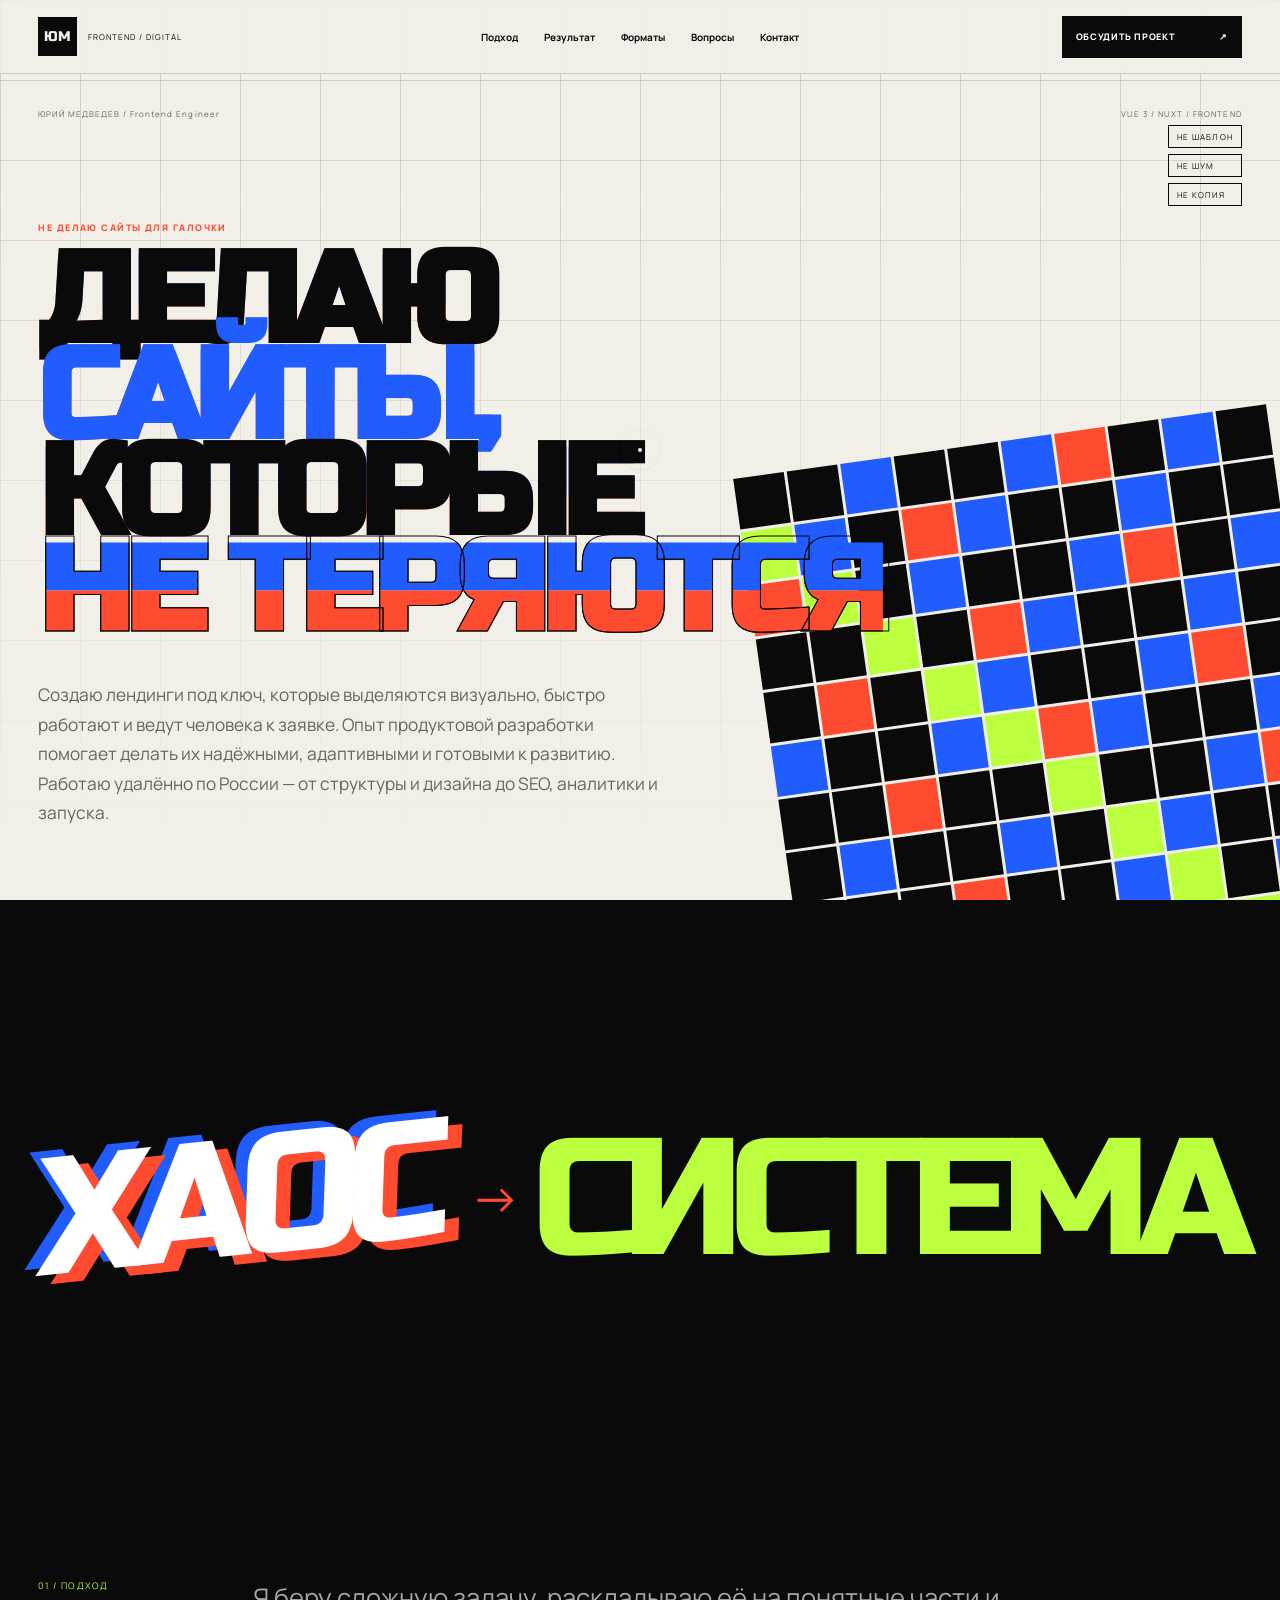
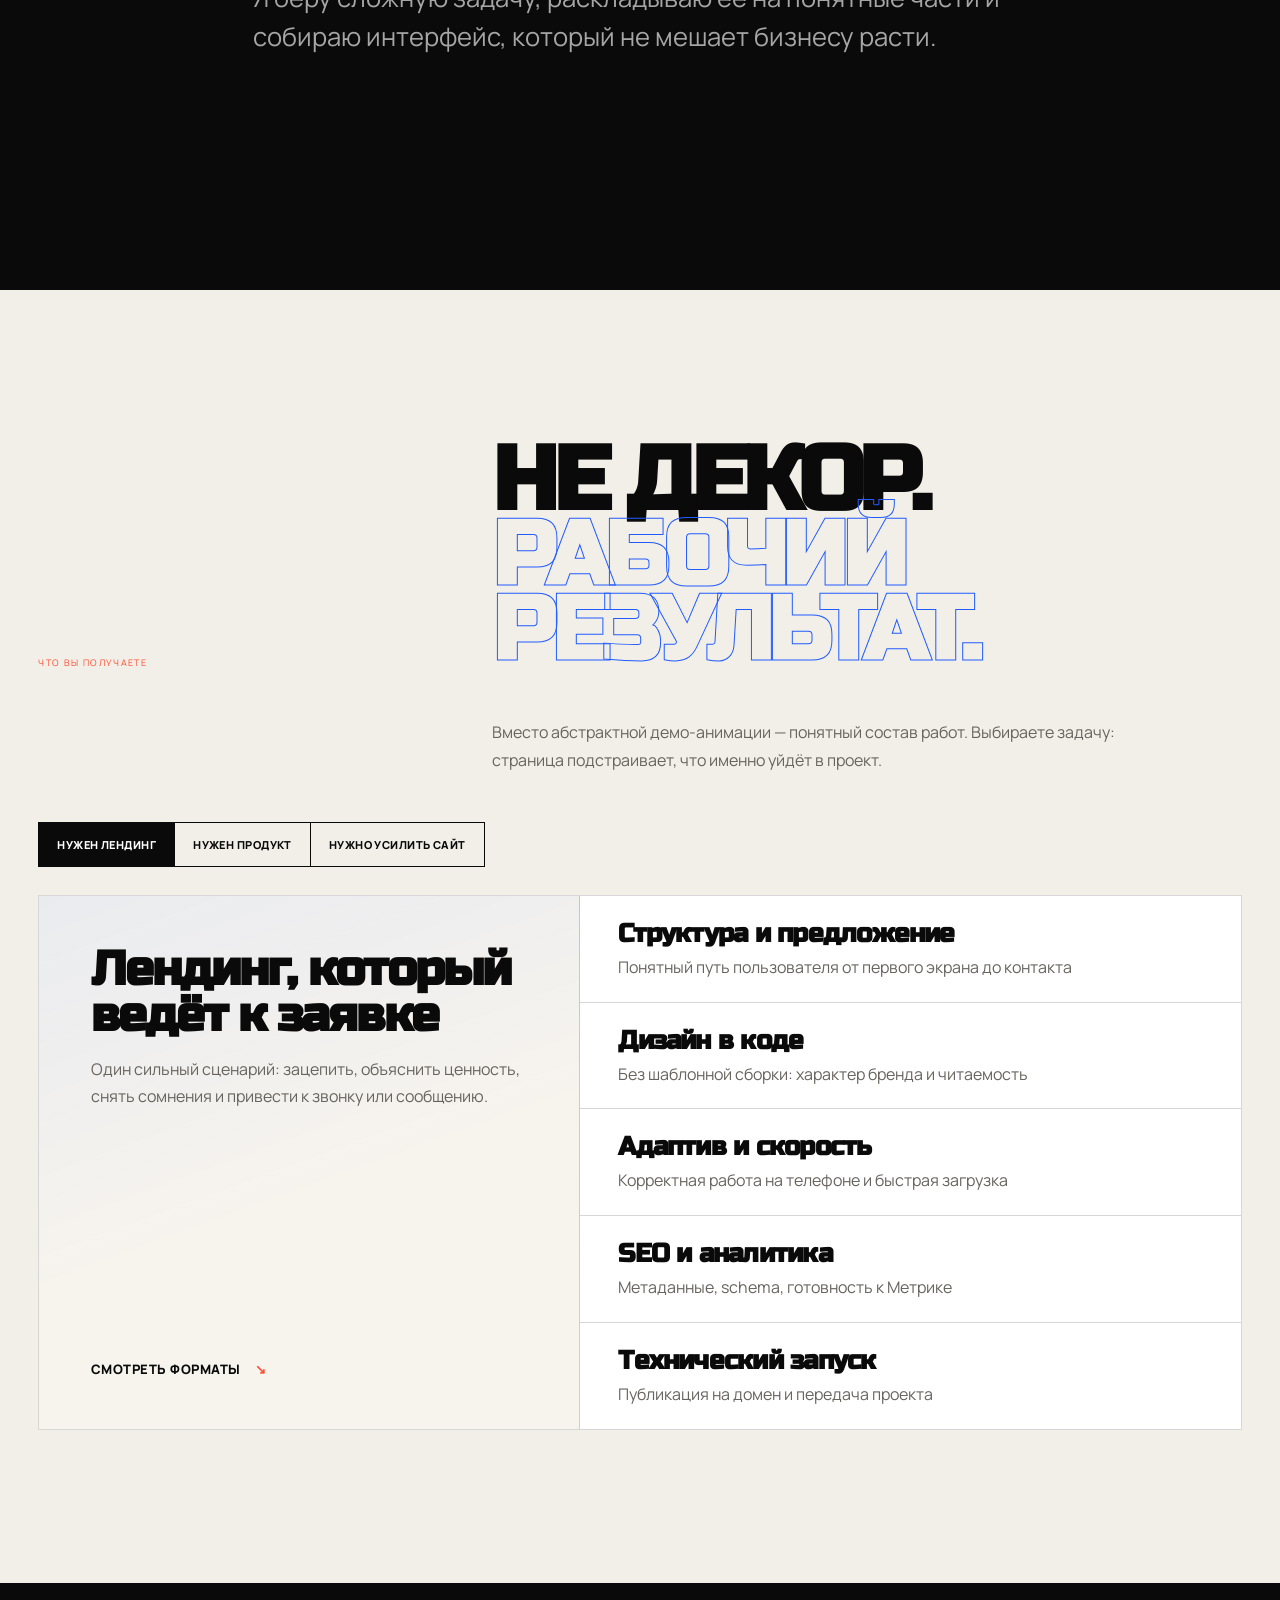
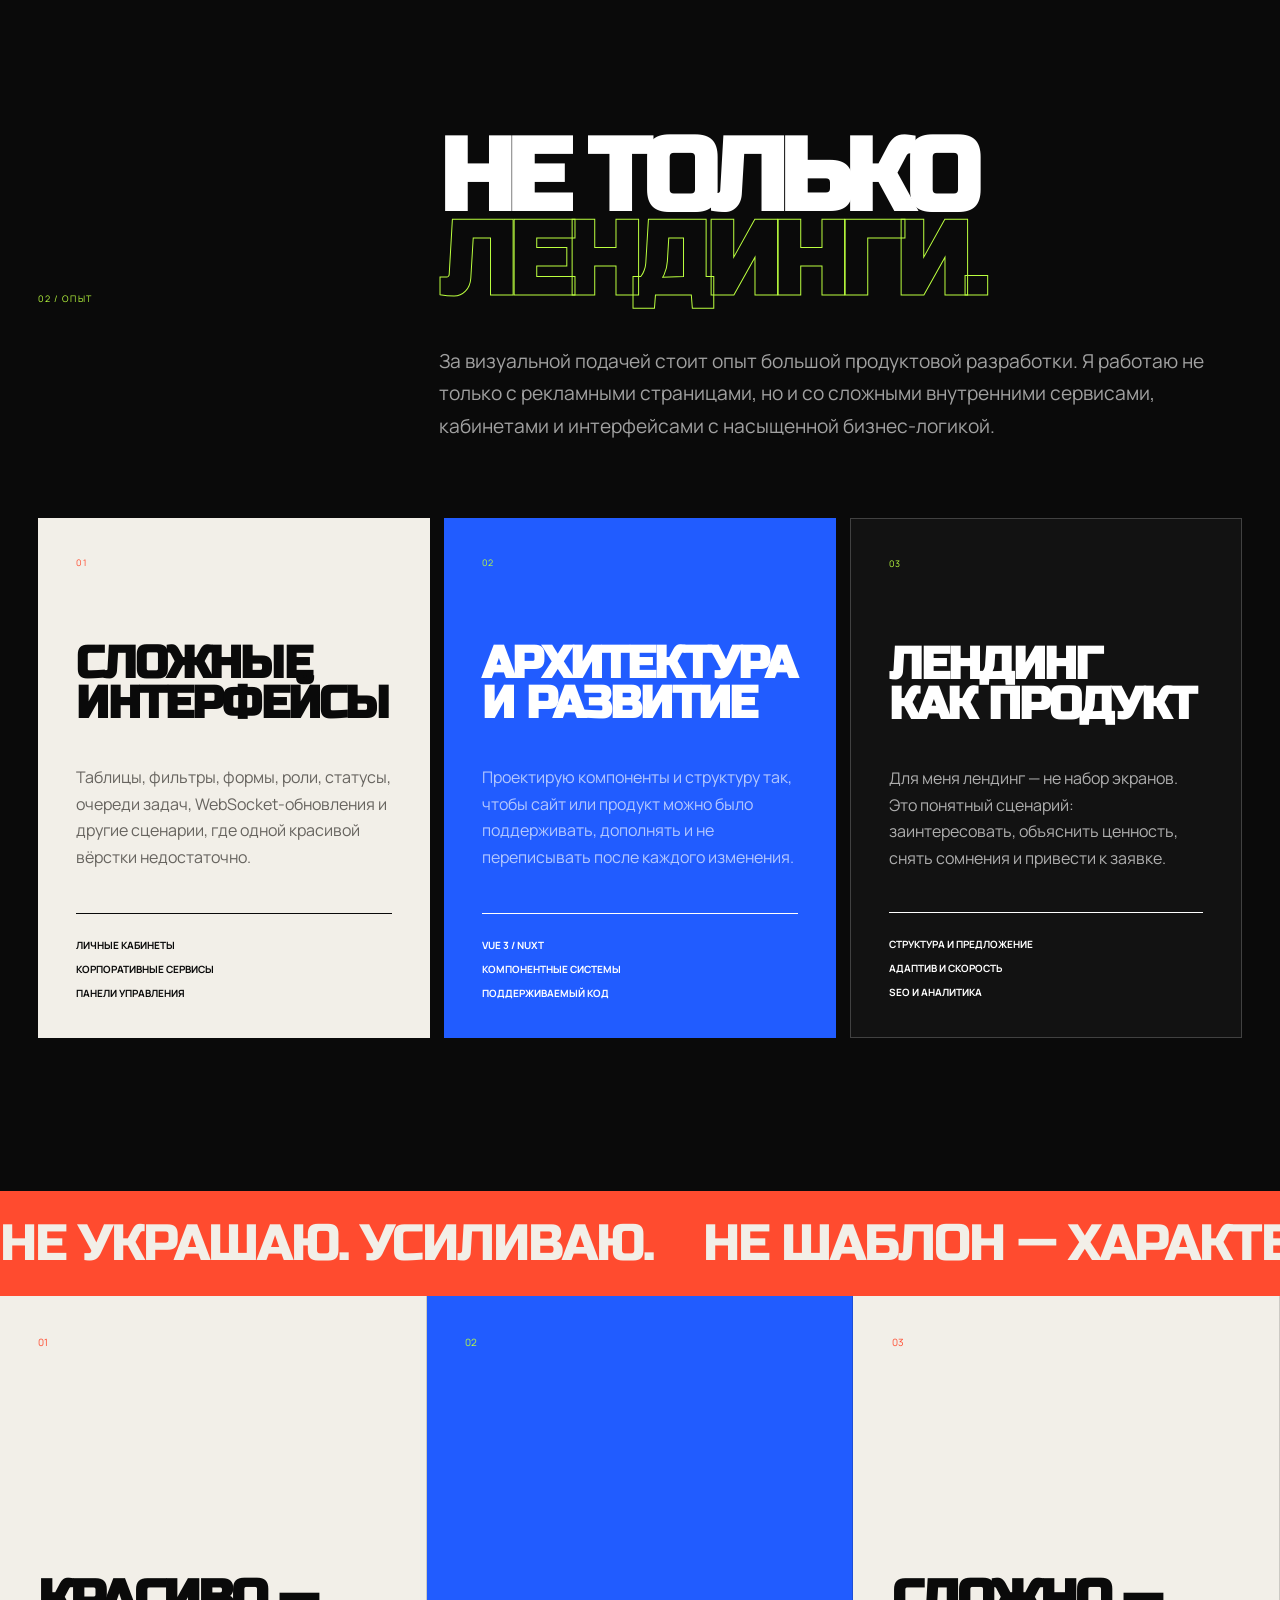
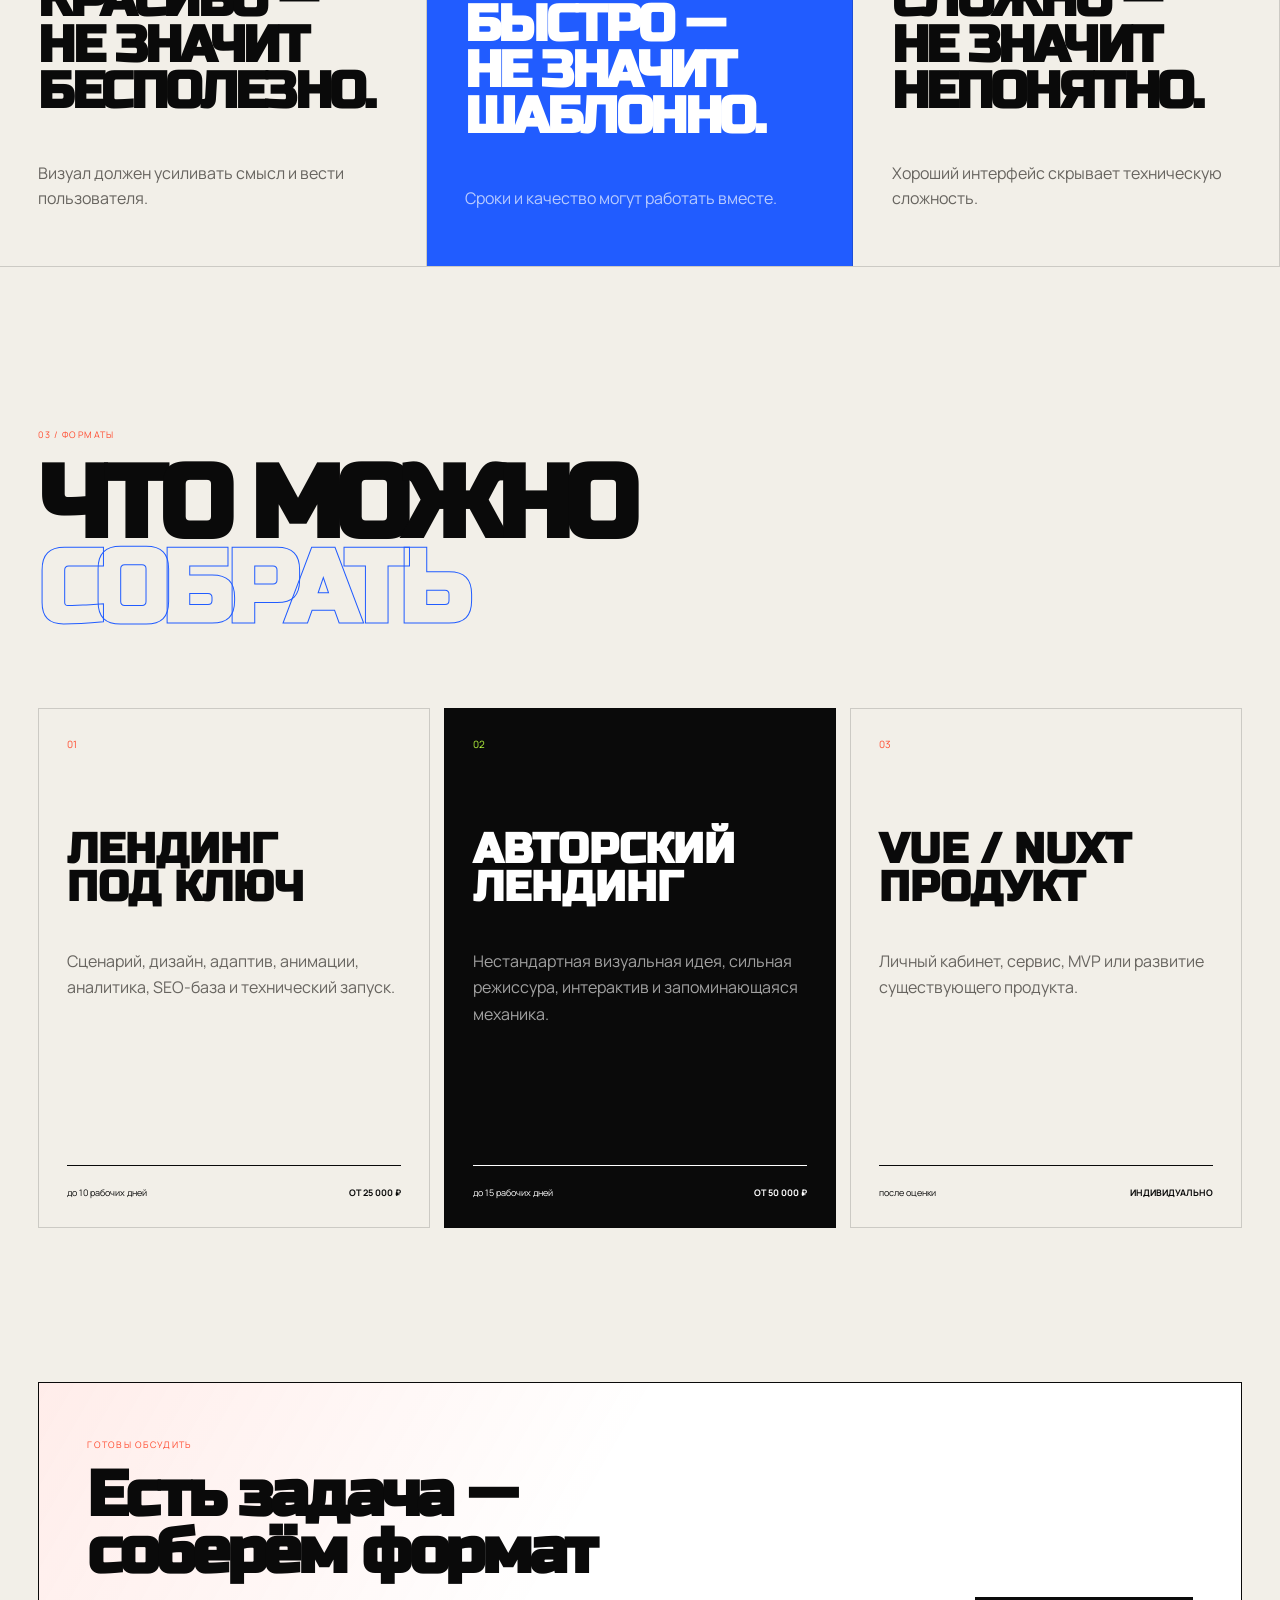
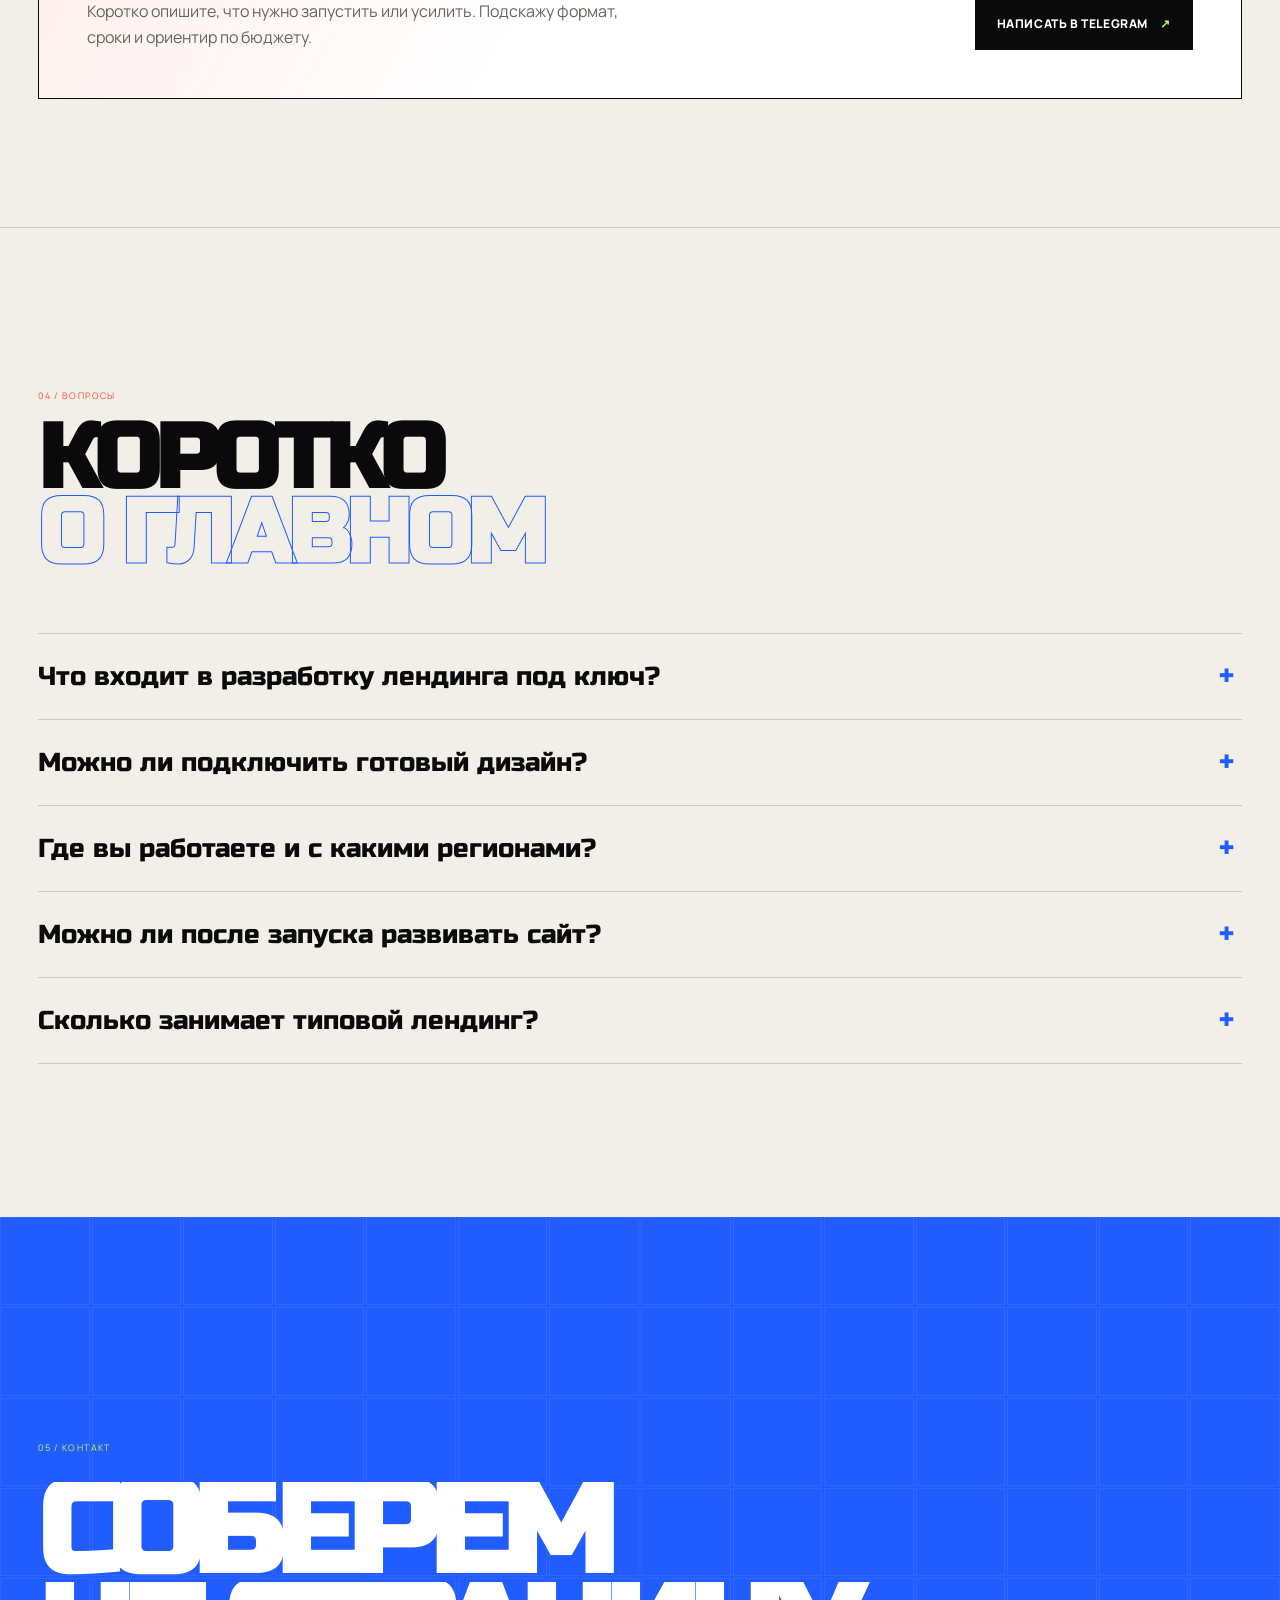
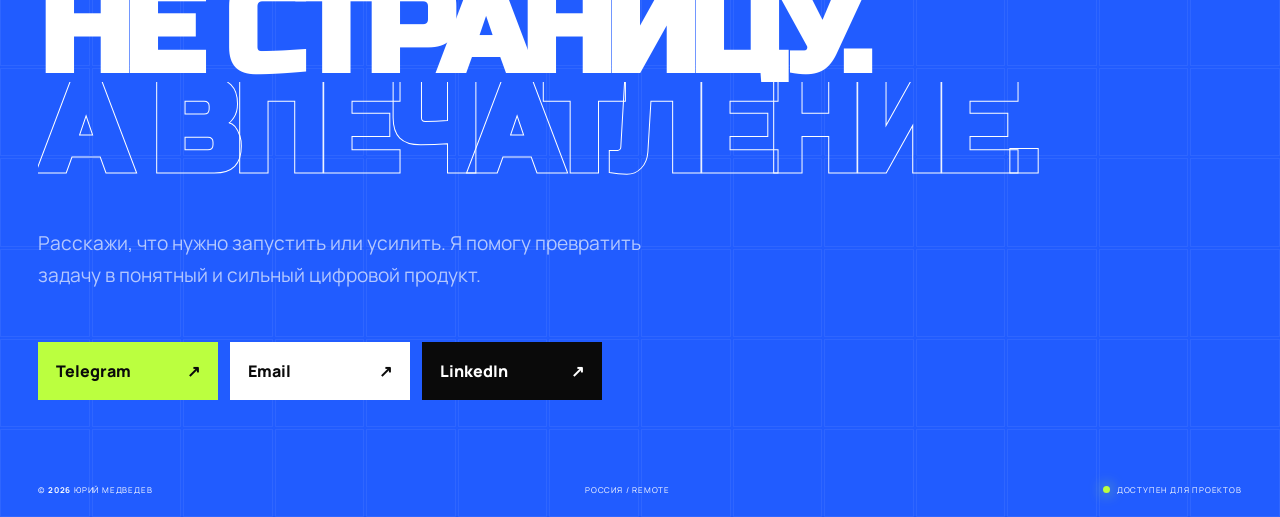
<file: index.html>
<!doctype html>
<html lang="ru">
<head>
  <meta charset="UTF-8">
  <meta name="viewport" content="width=device-width, initial-scale=1">

  <title>Разработка лендингов под ключ и Vue / Nuxt-интерфейсов — Юрий Медведев</title>
  <meta name="description" content="Лендинги под ключ от 40 000 ₽ и Vue / Nuxt-продукты: структура, дизайн, адаптив, анимации, SEO и запуск. Работаю удалённо по всей России. Telegram: @beer39.">
  <meta name="author" content="Юрий Медведев">
  <meta name="robots" content="index, follow, max-image-preview:large, max-snippet:-1">
  <meta name="theme-color" content="#f2efe8">
  <meta name="format-detection" content="telephone=no">
  <meta name="geo.region" content="RU-KGD">
  <meta name="geo.placename" content="Калининград">
  <meta name="keywords" content="разработка лендинга под ключ, авторский лендинг, создание сайта, Vue разработчик, Nuxt разработчик, frontend разработчик, продуктовый интерфейс, SEO лендинга, разработка сайта удалённо, Юрий Медведев">
  <link rel="alternate" hreflang="ru" href="https://ymdev.ru/">
  <link rel="alternate" hreflang="x-default" href="https://ymdev.ru/">

  <meta property="og:type" content="website">
  <meta property="og:title" content="Юрий Медведев — лендинги и Vue / Nuxt-интерфейсы">
  <meta property="og:description" content="От структуры и дизайна до SEO, аналитики и запуска. Удалённо по всей России.">
  <meta property="og:url" content="https://ymdev.ru/">
  <meta property="og:site_name" content="Юрий Медведев — веб-разработка">
  <meta property="og:image" content="https://ymdev.ru/preview.jpg">
  <meta property="og:image:alt" content="Юрий Медведев — разработка лендингов и интерфейсов">
  <meta property="og:locale" content="ru_RU">
  <meta name="twitter:card" content="summary_large_image">
  <meta name="twitter:title" content="Разработка лендингов под ключ — Юрий Медведев">
  <meta name="twitter:description" content="Лендинги от 40 000 ₽ и сложные Vue / Nuxt-интерфейсы. Удалённо по России.">
  <meta name="twitter:image" content="https://ymdev.ru/preview.jpg">

  <link rel="icon" href="favicon.svg" type="image/svg+xml">
  <link rel="shortcut icon" href="favicon.svg" type="image/svg+xml">
  <link rel="apple-touch-icon" href="favicon.svg">

  <link rel="canonical" href="https://ymdev.ru/">
  <link rel="preconnect" href="https://fonts.googleapis.com">
  <link rel="preconnect" href="https://fonts.gstatic.com" crossorigin>
  <link href="https://fonts.googleapis.com/css2?family=Manrope:wght@400;500;600;700;800&family=Russo+One&display=swap" rel="stylesheet">
  <link rel="stylesheet" href="style.css">
  <!-- Yandex.Metrika counter -->
    <script type="text/javascript">
    (function(m,e,t,r,i,k,a){
        m[i]=m[i]||function(){(m[i].a=m[i].a||[]).push(arguments)};
        m[i].l=1*new Date();
        for (var j = 0; j < document.scripts.length; j++) {if (document.scripts[j].src === r) { return; }}
        k=e.createElement(t),a=e.getElementsByTagName(t)[0],k.async=1,k.src=r,a.parentNode.insertBefore(k,a)
    })(window, document,'script','https://mc.yandex.ru/metrika/tag.js?id=111328054', 'ym');

    ym(111328054, 'init', {ssr:true, webvisor:true, clickmap:true, ecommerce:"dataLayer", referrer: document.referrer, url: location.href, accurateTrackBounce:true, trackLinks:true});
    </script>
    <noscript><div><img src="https://mc.yandex.ru/watch/111328054" style="position:absolute; left:-9999px;" alt="" /></div></noscript>
    <!-- /Yandex.Metrika counter -->

  <script type="application/ld+json">
  {
    "@context": "https://schema.org",
    "@graph": [
      {
        "@type": "WebSite",
        "@id": "https://ymdev.ru/#website",
        "url": "https://ymdev.ru/",
        "name": "Юрий Медведев — разработка сайтов",
        "description": "Лендинги под ключ и Vue / Nuxt-интерфейсы: структура, дизайн, SEO, аналитика и запуск.",
        "inLanguage": "ru-RU",
        "publisher": {"@id": "https://ymdev.ru/#person"}
      },
      {
        "@type": "Person",
        "@id": "https://ymdev.ru/#person",
        "name": "Юрий Медведев",
        "alternateName": "Yuri Medvedev",
        "jobTitle": "Frontend-разработчик",
        "url": "https://ymdev.ru/",
        "email": "pq39kmk@mail.ru",
        "address": {
          "@type": "PostalAddress",
          "addressLocality": "Калининград",
          "addressCountry": "RU"
        },
        "sameAs": [
          "https://t.me/beer39",
          "https://www.linkedin.com/in/yuri-medvedev39/"
        ],
        "knowsAbout": [
          "Разработка лендингов",
          "Vue.js",
          "Nuxt",
          "Адаптивная вёрстка",
          "Веб-производительность",
          "Архитектура интерфейсов",
          "SEO"
        ]
      },
      {
        "@type": "ProfessionalService",
        "@id": "https://ymdev.ru/#service",
        "name": "Разработка лендингов и веб-интерфейсов",
        "url": "https://ymdev.ru/",
        "provider": {"@id": "https://ymdev.ru/#person"},
        "areaServed": [
          {"@type": "Country", "name": "Россия"},
          {"@type": "AdministrativeArea", "name": "Калининградская область"}
        ],
        "serviceType": [
          "Лендинг под ключ",
          "Авторский лендинг",
          "Разработка Vue / Nuxt-интерфейсов"
        ],
        "priceRange": "₽₽",
        "hasOfferCatalog": {
          "@type": "OfferCatalog",
          "name": "Форматы работы",
          "itemListElement": [
            {
              "@type": "Offer",
              "priceCurrency": "RUB",
              "price": "40000",
              "itemOffered": {
                "@type": "Service",
                "name": "Лендинг под ключ",
                "description": "Сценарий, дизайн, адаптив, анимации, SEO-база, аналитика и технический запуск."
              }
            },
            {
              "@type": "Offer",
              "priceCurrency": "RUB",
              "price": "80000",
              "itemOffered": {
                "@type": "Service",
                "name": "Авторский лендинг",
                "description": "Нестандартная визуальная идея, сильная режиссура, интерактив и запоминающаяся механика."
              }
            },
            {
              "@type": "Offer",
              "itemOffered": {
                "@type": "Service",
                "name": "Vue / Nuxt продукт",
                "description": "Личный кабинет, сервис, MVP или развитие существующего продукта."
              }
            }
          ]
        }
      },
      {
        "@type": "FAQPage",
        "@id": "https://ymdev.ru/#faq",
        "mainEntity": [
          {
            "@type": "Question",
            "name": "Что входит в разработку лендинга под ключ?",
            "acceptedAnswer": {
              "@type": "Answer",
              "text": "Структура страницы, визуальная концепция, адаптивная разработка, анимации, базовая SEO-настройка, подключение аналитики и технический запуск."
            }
          },
          {
            "@type": "Question",
            "name": "Можно ли подключить готовый дизайн?",
            "acceptedAnswer": {
              "@type": "Answer",
              "text": "Да. Возможна разработка по готовому макету или полный цикл от структуры и визуального направления до публикации."
            }
          },
          {
            "@type": "Question",
            "name": "Где вы работаете и с какими регионами?",
            "acceptedAnswer": {
              "@type": "Answer",
              "text": "Работаю удалённо по всей России. База в Калининграде, проекты веду с клиентами из любых регионов — от Москвы и Санкт-Петербурга до регионов. Связь в Telegram, email или LinkedIn."
            }
          },
          {
            "@type": "Question",
            "name": "Можно ли после запуска развивать сайт?",
            "acceptedAnswer": {
              "@type": "Answer",
              "text": "Да. Структура и код создаются так, чтобы добавлять новые блоки, страницы, интеграции и функциональность без полной переделки проекта."
            }
          },
          {
            "@type": "Question",
            "name": "Сколько занимает типовой лендинг?",
            "acceptedAnswer": {
              "@type": "Answer",
              "text": "Обычно 1–3 недели в зависимости от объёма, контента и правок. Сложный продукт или Vue / Nuxt-интерфейс оценивается отдельно после короткого брифа."
            }
          }
        ]
      }
    ]
  }
  </script>

</head>

<body>
  <div class="preloader" id="preloader">
    <div class="preloader__word">СОБИРАЮ</div>
    <div class="preloader__line"><i></i></div>
    <span>структуру из хаоса</span>
  </div>

  <div class="cursor" aria-hidden="true">
    <span></span>
  </div>

  <header class="header">
    <a class="brand magnetic" href="#top">
      <span>ЮМ</span>
      <small>frontend / digital</small>
    </a>

    <nav>
      <a href="#approach">Подход</a>
      <a href="#result">Результат</a>
      <!-- <a href="#landings">Работы</a> -->
      <a href="#services">Форматы</a>
      <a href="#faq">Вопросы</a>
      <a href="#contact">Контакт</a>
    </nav>

    <a class="header-action magnetic" href="#contact">
      Обсудить проект
      <b>↗</b>
    </a>
  </header>

  <main>
    <section class="hero" id="top">
      <div class="hero__topline reveal">
        <span>ЮРИЙ МЕДВЕДЕВ / Frontend Engineer</span>
        <span class="hero__topline-info">VUE 3 / NUXT / FRONTEND</span>
      </div>

      <div class="hero__copy">
        <p class="hero__eyebrow reveal">НЕ ДЕЛАЮ САЙТЫ ДЛЯ ГАЛОЧКИ</p>

        <h1 class="hero-title" aria-label="Делаю сайты, которые не теряются">
          <span class="hero-line line-a">
            <i data-shadow="ДЕЛАЮ">ДЕЛАЮ</i>
          </span>
          <span class="hero-line line-b">
            <i data-shadow="САЙТЫ,">САЙТЫ,</i>
          </span>
          <span class="hero-line line-c">
            <i data-shadow="КОТОРЫЕ">КОТОРЫЕ</i>
          </span>
          <span class="hero-line line-d">
            <i data-shadow="НЕ ТЕРЯЮТСЯ">НЕ ТЕРЯЮТСЯ</i>
          </span>
        </h1>

        <div class="hero__bottom reveal">
          <p>
            Создаю лендинги под ключ, которые выделяются визуально,
            быстро работают и ведут человека к заявке. Опыт продуктовой разработки помогает делать их надёжными, адаптивными и готовыми к развитию.
             Работаю удалённо по России — от структуры и дизайна до SEO, аналитики и запуска.
          </p>

<!--          <a class="hero-cta magnetic" href="#landings">-->
<!--            <span>Посмотреть лендинги</span>-->
<!--            <b>↓</b>-->
<!--          </a>-->
        </div>
      </div>

      <div class="hero-grid" id="heroGrid" aria-hidden="true"></div>

      <div class="hero__stamp">
        <span>НЕ ШАБЛОН</span>
        <span>НЕ ШУМ</span>
        <span>НЕ КОПИЯ</span>
      </div>
    </section>

    <section class="transition-section" id="approach">
      <div class="transition-word chaos-word">ХАОС</div>
      <div class="transition-arrow">↓</div>
      <div class="transition-word system-word">СИСТЕМА</div>

      <div class="transition-copy reveal">
        <span>01 / ПОДХОД</span>
        <p>
          Я беру сложную задачу, раскладываю её на понятные части
          и собираю интерфейс, который не мешает бизнесу расти.
        </p>
      </div>
    </section>

    <section class="result-section" id="result" aria-labelledby="result-title">
      <div class="result-head reveal">
        <span>ЧТО ВЫ ПОЛУЧАЕТЕ</span>
        <h2 id="result-title">НЕ ДЕКОР.<br><em>РАБОЧИЙ РЕЗУЛЬТАТ.</em></h2>
        <p>
          Вместо абстрактной демо-анимации — понятный состав работ.
          Выбираете задачу: страница подстраивает, что именно уйдёт в проект.
        </p>
      </div>

      <div class="result-tabs" role="tablist" aria-label="Тип задачи">
        <button type="button" class="result-tab is-active" role="tab" aria-selected="true" aria-controls="panel-landing" id="tab-landing" data-panel="landing">Нужен лендинг</button>
        <button type="button" class="result-tab" role="tab" aria-selected="false" aria-controls="panel-product" id="tab-product" data-panel="product">Нужен продукт</button>
        <button type="button" class="result-tab" role="tab" aria-selected="false" aria-controls="panel-upgrade" id="tab-upgrade" data-panel="upgrade">Нужно усилить сайт</button>
      </div>

      <div class="result-panels">
        <div class="result-panel is-active" role="tabpanel" id="panel-landing" aria-labelledby="tab-landing">
          <div class="result-copy">
            <h3>Лендинг, который ведёт к заявке</h3>
            <p>Один сильный сценарий: зацепить, объяснить ценность, снять сомнения и привести к звонку или сообщению.</p>
            <a class="result-cta magnetic" href="#services">Смотреть форматы <b>↘</b></a>
          </div>
          <ul class="result-list">
            <li><strong>Структура и предложение</strong><span>Понятный путь пользователя от первого экрана до контакта</span></li>
            <li><strong>Дизайн в коде</strong><span>Без шаблонной сборки: характер бренда и читаемость</span></li>
            <li><strong>Адаптив и скорость</strong><span>Корректная работа на телефоне и быстрая загрузка</span></li>
            <li><strong>SEO и аналитика</strong><span>Метаданные, schema, готовность к Метрике</span></li>
            <li><strong>Технический запуск</strong><span>Публикация на домен и передача проекта</span></li>
          </ul>
        </div>

        <div class="result-panel" role="tabpanel" id="panel-product" aria-labelledby="tab-product" hidden>
          <div class="result-copy">
            <h3>Vue / Nuxt-интерфейс под рост</h3>
            <p>Кабинет, сервис или MVP: архитектура, которую можно развивать, а не переписывать после каждого изменения.</p>
            <a class="result-cta magnetic" href="#services">Обсудить продукт <b>↘</b></a>
          </div>
          <ul class="result-list">
            <li><strong>Сценарии и роли</strong><span>Экраны под реальные задачи пользователей</span></li>
            <li><strong>Компонентная система</strong><span>Единый UI, меньше хаоса между дизайном и кодом</span></li>
            <li><strong>Данные без тормозов</strong><span>Таблицы, фильтры, статусы и обновления</span></li>
            <li><strong>Поддерживаемый код</strong><span>Vue 3 / Nuxt и понятная структура</span></li>
            <li><strong>План развития</strong><span>Что делать после первого релиза</span></li>
          </ul>
        </div>

        <div class="result-panel" role="tabpanel" id="panel-upgrade" aria-labelledby="tab-upgrade" hidden>
          <div class="result-copy">
            <h3>Усиление существующего проекта</h3>
            <p>Если сайт уже есть, но он не продаёт, тормозит или сложно поддерживать — разбираем узкие места и усиливаем точечно.</p>
            <a class="result-cta magnetic" href="#contact">Запросить оценку <b>↗</b></a>
          </div>
          <ul class="result-list">
            <li><strong>Аудит</strong><span>Структура, скорость, SEO, адаптив и сценарий</span></li>
            <li><strong>Приоритеты</strong><span>Что даст эффект быстрее всего</span></li>
            <li><strong>Точечные правки</strong><span>Без полной переделки, если она не нужна</span></li>
            <li><strong>Новое предложение</strong><span>Тексты и блоки, которые закрывают возражения</span></li>
            <li><strong>Дорожная карта</strong><span>Понятный план следующих шагов</span></li>
          </ul>
        </div>
      </div>
    </section>
<!--
    <section class="portfolio" id="landings">
      <div class="portfolio-head reveal">
        <span>02 / РАБОТЫ</span>
        <h2>САЙТЫ,<br><em>КОТОРЫЕ ГОВОРЯТ</em></h2>
        <p>
          Несколько выбранных проектов на главной.
          Полная подборка — на отдельной странице.
        </p>
      </div>

      <div class="portfolio-grid">
        <a class="portfolio-card reveal" href="#" target="_blank" rel="noopener">
          <img src="assets/landing-01.svg" alt="Превью лендинга — замените на скрин проекта" width="1200" height="800" loading="lazy">
          <div><span>Лендинг / 01</span><h3>Название проекта</h3><b>Открыть сайт ↗</b></div>
        </a>
        <a class="portfolio-card reveal" href="#" target="_blank" rel="noopener">
          <img src="assets/landing-02.svg" alt="Превью лендинга — замените на скрин проекта" width="1200" height="800" loading="lazy">
          <div><span>Лендинг / 02</span><h3>Название проекта</h3><b>Открыть сайт ↗</b></div>
        </a>
        <a class="portfolio-card reveal" href="#" target="_blank" rel="noopener">
          <img src="assets/landing-03.svg" alt="Превью лендинга — замените на скрин проекта" width="1200" height="800" loading="lazy">
          <div><span>Лендинг / 03</span><h3>Название проекта</h3><b>Открыть сайт ↗</b></div>
        </a>
        <a class="portfolio-card reveal" href="#" target="_blank" rel="noopener">
          <img src="assets/landing-04.svg" alt="Превью лендинга — замените на скрин проекта" width="1200" height="800" loading="lazy">
          <div><span>Лендинг / 04</span><h3>Название проекта</h3><b>Открыть сайт ↗</b></div>
        </a>
      </div>

      <a class="portfolio-all magnetic reveal" href="landings.html">
        <span>Посмотреть все работы</span><b>↗</b>
      </a>
    </section>
-->

    <section class="expertise" id="proof">
      <div class="expertise-head reveal">
        <span>02 / ОПЫТ</span>
        <h2>НЕ ТОЛЬКО<br><em>ЛЕНДИНГИ.</em></h2>
        <p>
          За визуальной подачей стоит опыт большой продуктовой разработки.
          Я работаю не только с рекламными страницами, но и со сложными
          внутренними сервисами, кабинетами и интерфейсами с насыщенной бизнес-логикой.
        </p>
      </div>

      <div class="expertise-grid">
        <article class="expertise-card reveal">
          <span>01</span>
          <h3>СЛОЖНЫЕ<br>ИНТЕРФЕЙСЫ</h3>
          <p>
            Таблицы, фильтры, формы, роли, статусы, очереди задач,
            WebSocket-обновления и другие сценарии, где одной красивой вёрстки недостаточно.
          </p>
          <ul>
            <li>Личные кабинеты</li>
            <li>Корпоративные сервисы</li>
            <li>Панели управления</li>
          </ul>
        </article>

        <article class="expertise-card expertise-card--blue reveal">
          <span>02</span>
          <h3>АРХИТЕКТУРА<br>И РАЗВИТИЕ</h3>
          <p>
            Проектирую компоненты и структуру так, чтобы сайт или продукт
            можно было поддерживать, дополнять и не переписывать после каждого изменения.
          </p>
          <ul>
            <li>Vue 3 / Nuxt</li>
            <li>Компонентные системы</li>
            <li>Поддерживаемый код</li>
          </ul>
        </article>

        <article class="expertise-card expertise-card--dark reveal">
          <span>03</span>
          <h3>ЛЕНДИНГ<br>КАК ПРОДУКТ</h3>
          <p>
            Для меня лендинг — не набор экранов. Это понятный сценарий:
            заинтересовать, объяснить ценность, снять сомнения и привести к заявке.
          </p>
          <ul>
            <li>Структура и предложение</li>
            <li>Адаптив и скорость</li>
            <li>SEO и аналитика</li>
          </ul>
        </article>
      </div>
    </section>

<section class="manifest">
      <div class="manifest-marquee" aria-hidden="true">
        <div class="manifest-track">
          <div class="manifest-group">
            <span>НЕ УКРАШАЮ. УСИЛИВАЮ.</span>
            <span>НЕ ШАБЛОН — ХАРАКТЕР.</span>
            <span>СМЫСЛ ПРЕЖДЕ ДЕКОРА.</span>
            <span>БЫСТРО И ПО ДЕЛУ.</span>
            <span>ОТ СТРУКТУРЫ ДО ЗАПУСКА.</span>
            <span>САЙТ, КОТОРЫЙ РАБОТАЕТ.</span>
          </div>
          <div class="manifest-group">
            <span>НЕ УКРАШАЮ. УСИЛИВАЮ.</span>
            <span>НЕ ШАБЛОН — ХАРАКТЕР.</span>
            <span>СМЫСЛ ПРЕЖДЕ ДЕКОРА.</span>
            <span>БЫСТРО И ПО ДЕЛУ.</span>
            <span>ОТ СТРУКТУРЫ ДО ЗАПУСКА.</span>
            <span>САЙТ, КОТОРЫЙ РАБОТАЕТ.</span>
          </div>
        </div>
      </div>

      <div class="manifest-grid">
        <article class="manifest-card reveal">
          <span>01</span>
          <h3>КРАСИВО —<br>НЕ ЗНАЧИТ<br>БЕСПОЛЕЗНО.</h3>
          <p>Визуал должен усиливать смысл и вести пользователя.</p>
        </article>

        <article class="manifest-card manifest-card--dark reveal">
          <span>02</span>
          <h3>БЫСТРО —<br>НЕ ЗНАЧИТ<br>ШАБЛОННО.</h3>
          <p>Сроки и качество могут работать вместе.</p>
        </article>

        <article class="manifest-card reveal">
          <span>03</span>
          <h3>СЛОЖНО —<br>НЕ ЗНАЧИТ<br>НЕПОНЯТНО.</h3>
          <p>Хороший интерфейс скрывает техническую сложность.</p>
        </article>
      </div>
    </section>

    <section class="services" id="services">
      <div class="services-head reveal">
        <span>03 / ФОРМАТЫ</span>
        <h2>ЧТО МОЖНО<br><em>СОБРАТЬ</em></h2>
      </div>

      <div class="services-grid">
        <article class="service-card reveal">
          <div class="service-no">01</div>
          <h3>ЛЕНДИНГ<br>ПОД КЛЮЧ</h3>
          <p>
            Сценарий, дизайн, адаптив, анимации,
            аналитика, SEO-база и технический запуск.
          </p>
          <div class="service-bottom">
            <span>до 10 рабочих дней</span>
            <strong>от 25 000 ₽</strong>
          </div>
        </article>

        <article class="service-card service-card--accent reveal">
          <div class="service-no">02</div>
          <h3>АВТОРСКИЙ<br>ЛЕНДИНГ</h3>
          <p>
            Нестандартная визуальная идея, сильная режиссура,
            интерактив и запоминающаяся механика.
          </p>
          <div class="service-bottom">
            <span>до 15 рабочих дней</span>
            <strong>от 50 000 ₽</strong>
          </div>
        </article>

        <article class="service-card reveal">
          <div class="service-no">03</div>
          <h3>VUE / NUXT<br>ПРОДУКТ</h3>
          <p>
            Личный кабинет, сервис, MVP или развитие
            существующего продукта.
          </p>
          <div class="service-bottom">
            <span>после оценки</span>
            <strong>индивидуально</strong>
          </div>
        </article>
      </div>
    </section>

    <section class="mid-cta" aria-label="Быстрый контакт">
      <div class="mid-cta__inner reveal">
        <div>
          <span>ГОТОВЫ ОБСУДИТЬ</span>
          <h2>Есть задача —<br>соберём формат</h2>
          <p>Коротко опишите, что нужно запустить или усилить. Подскажу формат, сроки и ориентир по бюджету.</p>
        </div>
        <a class="magnetic" href="https://t.me/beer39" target="_blank" rel="noopener">Написать в Telegram <b>↗</b></a>
      </div>
    </section>


    <section class="faq" id="faq">
      <div class="faq-head reveal">
        <span>04 / ВОПРОСЫ</span>
        <h2>КОРОТКО<br><em>О ГЛАВНОМ</em></h2>
      </div>

      <div class="faq-list">
        <details class="reveal">
          <summary>Что входит в разработку лендинга под ключ?</summary>
          <p>Структура страницы, визуальная концепция, адаптивная разработка, анимации, базовая SEO-настройка, подключение аналитики и технический запуск.</p>
        </details>
        <details class="reveal">
          <summary>Можно ли подключить готовый дизайн?</summary>
          <p>Да. Могу разработать сайт по готовому макету либо собрать весь проект целиком — от структуры и визуального направления до публикации.</p>
        </details>
        <details class="reveal">
          <summary>Где вы работаете и с какими регионами?</summary>
          <p>Работаю удалённо по всей России. База в Калининграде, проекты веду с клиентами из любых регионов — Москва, Санкт-Петербург и дальше. Связь в Telegram, email или LinkedIn.</p>
        </details>
        <details class="reveal">
          <summary>Можно ли после запуска развивать сайт?</summary>
          <p>Да. Структура и код создаются так, чтобы добавлять новые блоки, страницы, интеграции и функциональность без полной переделки проекта.</p>
        </details>
        <details class="reveal">
          <summary>Сколько занимает типовой лендинг?</summary>
          <p>Обычно 1–3 недели в зависимости от объёма, контента и правок. Сложный продукт или Vue / Nuxt-интерфейс оцениваю отдельно после короткого брифа.</p>
        </details>
      </div>
    </section>

    <section class="contact" id="contact">
      <div class="contact-grid" id="contactGrid" aria-hidden="true"></div>

      <div class="contact-copy">
        <span class="contact-label reveal">05 / КОНТАКТ</span>

        <h2 class="contact-title">
          <span><i>СОБЕРЁМ</i></span>
          <span><i>НЕ СТРАНИЦУ.</i></span>
          <span class="outline"><i>А ВПЕЧАТЛЕНИЕ.</i></span>
        </h2>

        <p class="contact-text reveal">
          Расскажи, что нужно запустить или усилить.
          Я помогу превратить задачу в понятный и сильный цифровой продукт.
        </p>

        <div class="contact-links reveal">
          <a class="magnetic" href="https://t.me/beer39" target="_blank" rel="noopener">
            Telegram <b>↗</b>
          </a>
          <div class="contact-email">
            <a class="magnetic" href="mailto:pq39kmk@mail.ru" data-email="pq39kmk@mail.ru">
              Email <b>↗</b>
            </a>
            <button type="button" class="email-copy" aria-label="Скопировать email">
              Скопировать
            </button>
          </div>
          <a class="magnetic" href="https://www.linkedin.com/in/yuri-medvedev39/" target="_blank" rel="noopener">
            LinkedIn <b>↗</b>
          </a>
        </div>
      </div>

      <footer>
        <span>© <b id="year"></b> ЮРИЙ МЕДВЕДЕВ</span>
        <span>РОССИЯ / REMOTE</span>
        <span><i></i> ДОСТУПЕН ДЛЯ ПРОЕКТОВ</span>
      </footer>
    </section>
  </main>

  <script src="script.js"></script>
</body>
</html>
</file>
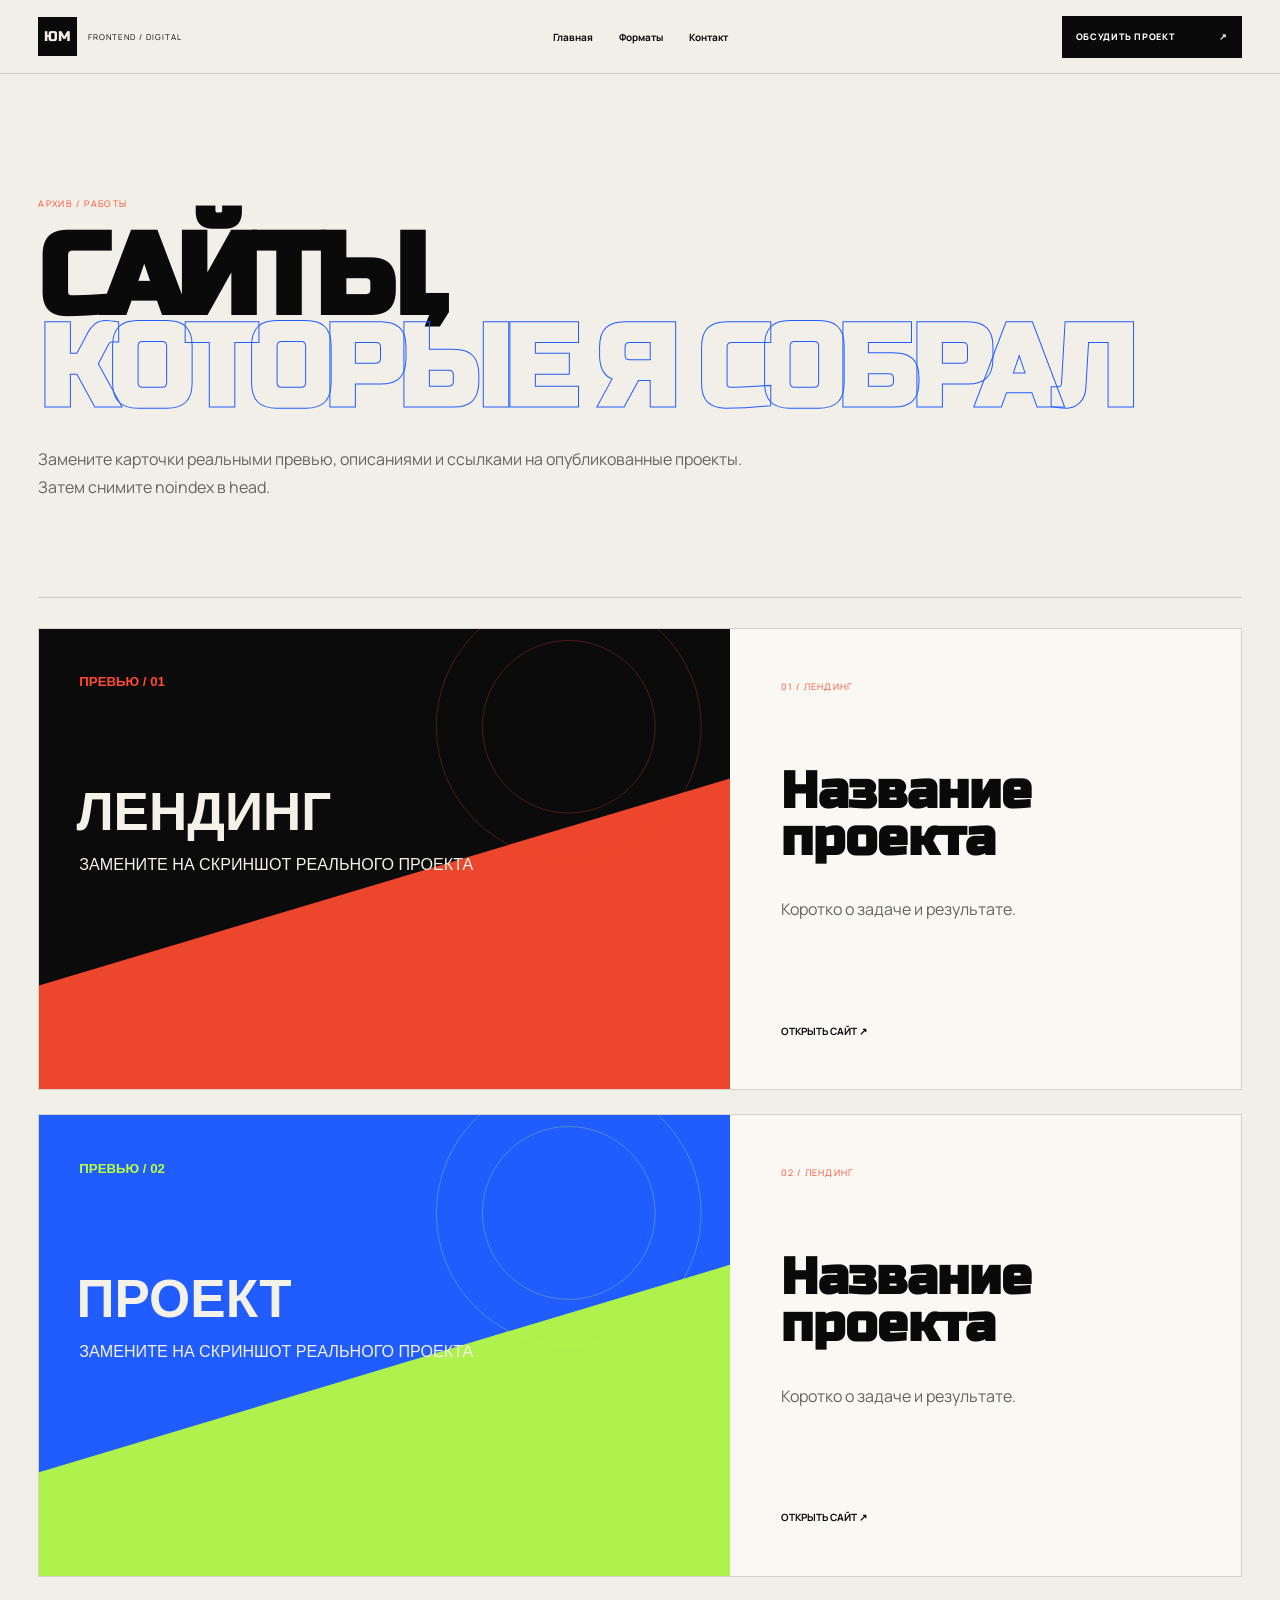
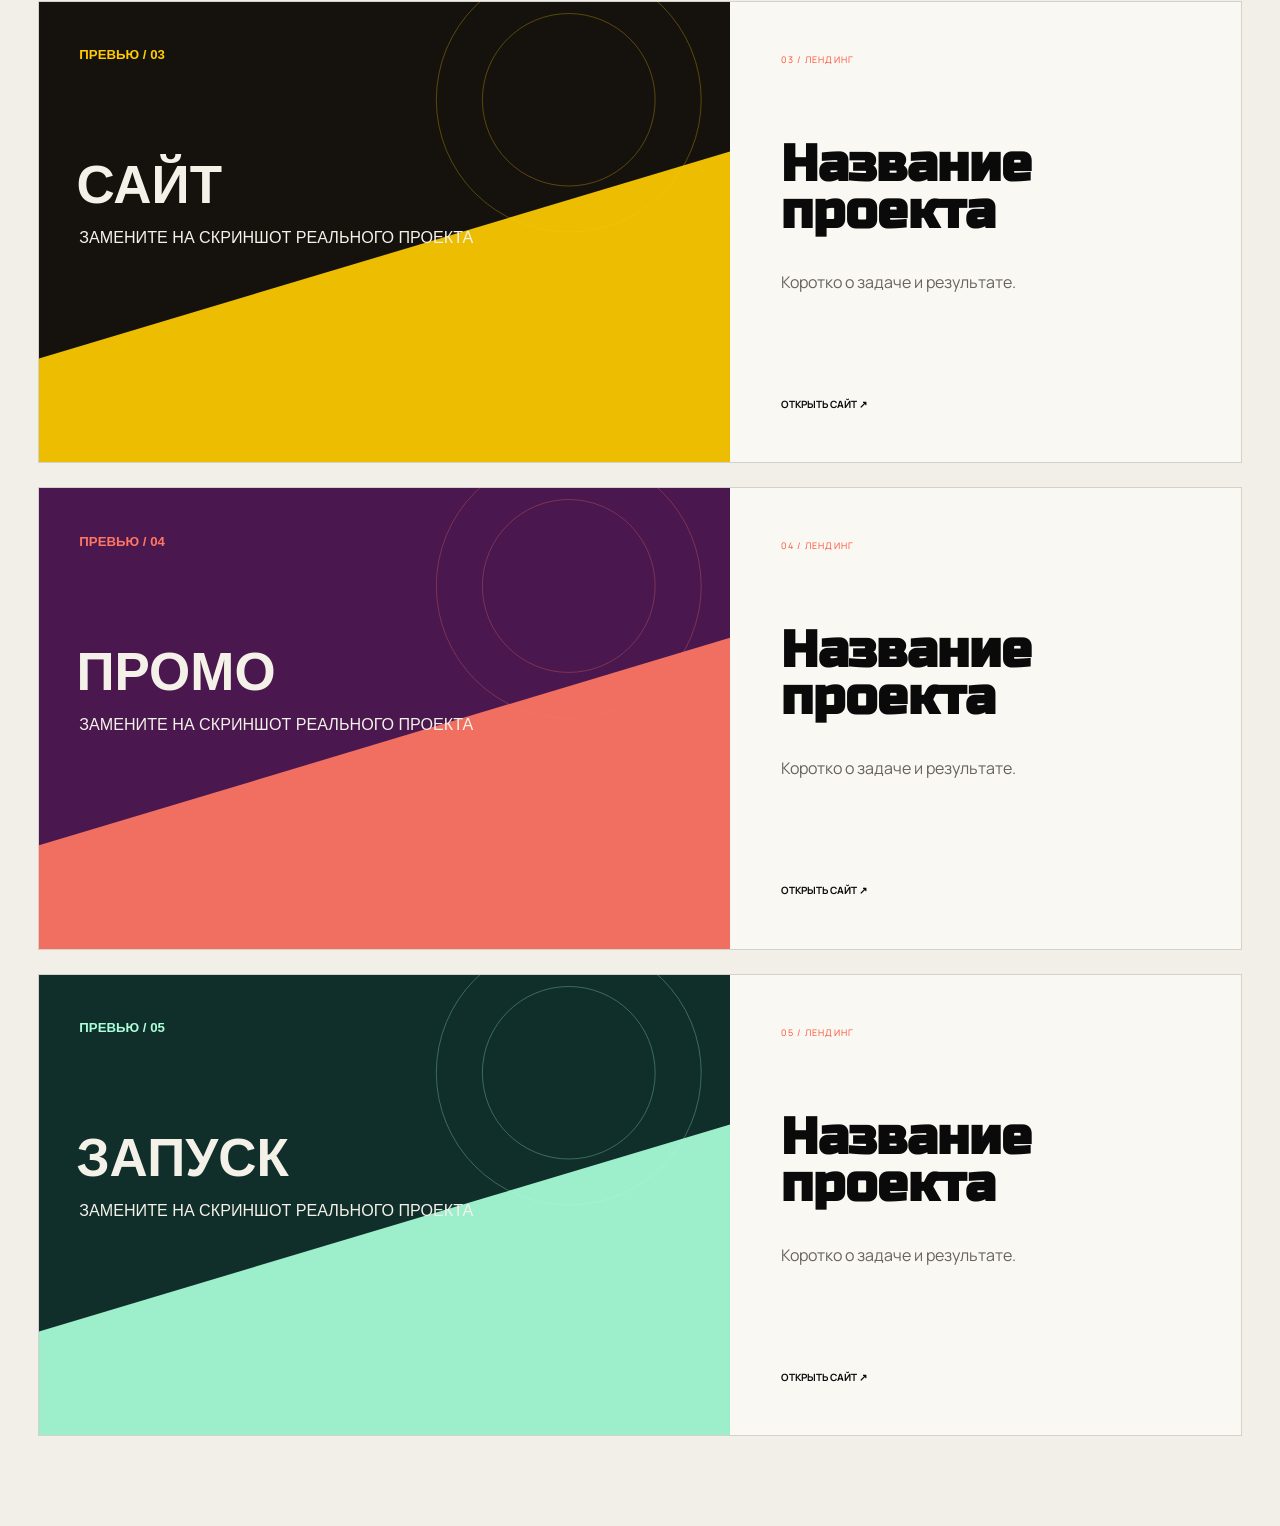
<file: landings.html>
<!doctype html>
<html lang="ru">
<head>
  <meta charset="UTF-8">
  <meta name="viewport" content="width=device-width, initial-scale=1">
  <title>Работы и лендинги — Юрий Медведев</title>
  <meta name="description" content="Подборка лендингов и промо-сайтов: структура, дизайн, адаптив, анимации, SEO и запуск. Юрий Медведев.">
  <!-- Пока заглушки — не индексировать. После заполнения реальных работ: index, follow -->
  <meta name="robots" content="noindex, follow">
  <link rel="canonical" href="https://ymdev.ru/landings.html">
  <meta property="og:type" content="website">
  <meta property="og:title" content="Работы — Юрий Медведев">
  <meta property="og:description" content="Подборка лендингов и коммерческих сайтов.">
  <meta property="og:url" content="https://ymdev.ru/landings.html">
  <meta property="og:image" content="https://ymdev.ru/preview.jpg">
  <meta property="og:locale" content="ru_RU">
  <link rel="icon" href="favicon.svg" type="image/svg+xml">
  <link rel="preconnect" href="https://fonts.googleapis.com">
  <link rel="preconnect" href="https://fonts.gstatic.com" crossorigin>
  <link href="https://fonts.googleapis.com/css2?family=Manrope:wght@400;500;600;700;800&family=Russo+One&display=swap" rel="stylesheet">
  <link rel="stylesheet" href="style.css">
</head>
<body class="gallery-page">
  <header class="header">
    <a class="brand" href="index.html"><span>ЮМ</span><small>frontend / digital</small></a>
    <nav>
      <a href="index.html">Главная</a>
      <a href="index.html#services">Форматы</a>
      <a href="index.html#contact">Контакт</a>
    </nav>
    <a class="header-action" href="index.html#contact">Обсудить проект <b>↗</b></a>
  </header>

  <main class="gallery-main">
    <section class="gallery-hero">
      <span>АРХИВ / РАБОТЫ</span>
      <h1>САЙТЫ,<br><em>КОТОРЫЕ Я СОБРАЛ</em></h1>
      <p>Замените карточки реальными превью, описаниями и ссылками на опубликованные проекты. Затем снимите noindex в head.</p>
    </section>

    <section class="gallery-grid">
      <a class="gallery-card" href="#" target="_blank" rel="noopener">
        <img src="assets/landing-01.svg" alt="Лендинг проекта номер один" width="1200" height="800">
        <div><span>01 / ЛЕНДИНГ</span><h2>Название проекта</h2><p>Коротко о задаче и результате.</p><b>Открыть сайт ↗</b></div>
      </a>
      <a class="gallery-card" href="#" target="_blank" rel="noopener">
        <img src="assets/landing-02.svg" alt="Лендинг проекта номер два" width="1200" height="800" loading="lazy">
        <div><span>02 / ЛЕНДИНГ</span><h2>Название проекта</h2><p>Коротко о задаче и результате.</p><b>Открыть сайт ↗</b></div>
      </a>
      <a class="gallery-card" href="#" target="_blank" rel="noopener">
        <img src="assets/landing-03.svg" alt="Лендинг проекта номер три" width="1200" height="800" loading="lazy">
        <div><span>03 / ЛЕНДИНГ</span><h2>Название проекта</h2><p>Коротко о задаче и результате.</p><b>Открыть сайт ↗</b></div>
      </a>
      <a class="gallery-card" href="#" target="_blank" rel="noopener">
        <img src="assets/landing-04.svg" alt="Лендинг проекта номер четыре" width="1200" height="800" loading="lazy">
        <div><span>04 / ЛЕНДИНГ</span><h2>Название проекта</h2><p>Коротко о задаче и результате.</p><b>Открыть сайт ↗</b></div>
      </a>
      <a class="gallery-card" href="#" target="_blank" rel="noopener">
        <img src="assets/landing-05.svg" alt="Лендинг проекта номер пять" width="1200" height="800" loading="lazy">
        <div><span>05 / ЛЕНДИНГ</span><h2>Название проекта</h2><p>Коротко о задаче и результате.</p><b>Открыть сайт ↗</b></div>
      </a>
    </section>
  </main>
</body>
</html>
</file>
<file: style.css>
:root {
  --paper: #f2efe8;
  --ink: #0a0a0a;
  --muted: #67645f;
  --line: rgba(10,10,10,.16);
  --red: #ff4b2f;
  --blue: #215cff;
  --lime: #bbff3f;
  --yellow: #ffcc00;
  --display: "Russo One", sans-serif;
  --body: "Manrope", sans-serif;
  --pad: clamp(18px, 3vw, 48px);
}

* { box-sizing: border-box; }
html { scroll-behavior: smooth; }
body {
  margin: 0;
  color: var(--ink);
  background: var(--paper);
  font-family: var(--body);
  overflow-x: hidden;
  cursor: none;
}
body.locked { overflow: hidden; }

a { color: inherit; text-decoration: none; }
button { color: inherit; font: inherit; }
::selection { color: white; background: var(--red); }

.preloader {
  position: fixed;
  inset: 0;
  z-index: 9999;
  padding: var(--pad);
  display: flex;
  flex-direction: column;
  justify-content: center;
  color: var(--paper);
  background: var(--ink);
  transition: transform 1s cubic-bezier(.76,0,.24,1);
}
.preloader.hide { transform: translateY(-100%); }
.preloader__word {
  font-family: var(--display);
  font-size: clamp(70px, 15vw, 220px);
  line-height: .8;
  letter-spacing: -.08em;
}
.preloader__line {
  height: 3px;
  margin: 40px 0 15px;
  background: rgba(255,255,255,.15);
  overflow: hidden;
}
.preloader__line i {
  display: block;
  width: 100%;
  height: 100%;
  background: var(--lime);
  transform-origin: left;
  animation: load 1.5s cubic-bezier(.65,0,.35,1) forwards;
}
.preloader span {
  color: rgba(255,255,255,.55);
  font-size: 10px;
  letter-spacing: .16em;
  text-transform: uppercase;
}
@keyframes load { from { transform: scaleX(0); } to { transform: scaleX(1); } }

.cursor {
  position: fixed;
  top: 0;
  left: 0;
  z-index: 9998;
  width: 42px;
  height: 42px;
  border: 1px solid var(--ink);
  border-radius: 50%;
  pointer-events: none;
  transform: translate(-50%,-50%);
  transition: width .2s, height .2s, background .2s, border-color .2s;
  mix-blend-mode: difference;
}
.cursor span {
  position: absolute;
  left: 50%;
  top: 50%;
  width: 4px;
  height: 4px;
  border-radius: 50%;
  background: white;
  transform: translate(-50%,-50%);
}
.cursor.active {
  width: 78px;
  height: 78px;
  background: white;
  border-color: white;
}

.header {
  position: fixed;
  inset: 0 0 auto;
  z-index: 1000;
  height: 74px;
  padding: 0 var(--pad);
  display: grid;
  grid-template-columns: 1fr auto 1fr;
  align-items: center;
  border-bottom: 1px solid var(--line);
  background: rgba(242,239,232,.78);
  backdrop-filter: blur(18px);
}
.brand {
  justify-self: start;
  display: flex;
  align-items: center;
  gap: 11px;
}
.brand > span {
  width: 39px;
  height: 39px;
  display: grid;
  place-items: center;
  color: var(--paper);
  background: var(--ink);
  font-family: var(--display);
  font-size: 14px;
}
.brand small {
  font-size: 8px;
  letter-spacing: .12em;
  text-transform: uppercase;
}
.header nav {
  display: flex;
  gap: 26px;
  font-size: 10px;
  font-weight: 700;
}
.header nav a {
  position: relative;
}
.header nav a::after {
  content: "";
  position: absolute;
  left: 0;
  right: 100%;
  bottom: -5px;
  height: 2px;
  background: var(--red);
  transition: right .25s;
}
.header nav a:hover::after { right: 0; }

.header-action {
  justify-self: end;
  min-width: 180px;
  height: 42px;
  padding: 0 14px;
  display: flex;
  align-items: center;
  justify-content: space-between;
  color: white;
  background: var(--ink);
  font-size: 9px;
  font-weight: 800;
  letter-spacing: .08em;
  text-transform: uppercase;
}

.reveal {
  opacity: 0;
  transform: translateY(30px);
  transition:
    opacity .8s cubic-bezier(.2,.7,.2,1),
    transform .8s cubic-bezier(.2,.7,.2,1);
}
.reveal.show {
  opacity: 1;
  transform: translateY(0);
}

/* HERO */
.hero {
  position: relative;
  min-height: 100svh;
  padding: 108px var(--pad) 40px;
  overflow: hidden;
}
.hero::before {
  content: "";
  position: absolute;
  inset: 0;
  pointer-events: none;
  background:
    linear-gradient(var(--line) 1px, transparent 1px),
    linear-gradient(90deg, var(--line) 1px, transparent 1px);
  background-size: 6.25vw 6.25vw;
  mask-image: linear-gradient(to bottom, black, transparent 92%);
}
.hero__topline {
  position: relative;
  z-index: 2;
  display: flex;
  justify-content: space-between;
  color: var(--muted);
  font-size: 8px;
  letter-spacing: .13em;
}
.hero__copy {
  position: relative;
  z-index: 3;
  padding-top: clamp(50px, 8vw, 105px);
}
.hero__eyebrow {
  margin: 0 0 20px;
  color: var(--red);
  font-size: 9px;
  font-weight: 800;
  letter-spacing: .16em;
}
.hero-title {
  margin: 0;
  font-family: var(--display);
  font-size: clamp(48px, 10vw, 160px);
  line-height: .75;
  letter-spacing: -.06em;
}
.hero-line {
  display: block;
  overflow: visible;
}
.hero-line i {
  position: relative;
  display: inline-block;
  font-style: normal;
  transform: translateY(120%);
  animation: titleIn 1s cubic-bezier(.2,.8,.2,1) forwards;
}
.hero-line i::before,
.hero-line i::after {
  content: attr(data-shadow);
  position: absolute;
  inset: 0;
  z-index: -1;
  pointer-events: none;
  transition: transform .12s linear;
}
.hero-line i::before {
  color: var(--blue);
  clip-path: inset(0 0 50% 0);
  transform: translate(var(--split-x, 0), var(--split-y, 0));
}
.hero-line i::after {
  color: var(--red);
  clip-path: inset(50% 0 0 0);
  transform: translate(calc(var(--split-x, 0) * -1), calc(var(--split-y, 0) * -1));
}
.line-b i { color: var(--blue); animation-delay: .08s; }
.line-c i { animation-delay: .16s; }
.line-d i {
  color: transparent;
  -webkit-text-stroke: 1px var(--ink);
  animation-delay: .24s;
}
@keyframes titleIn { to { transform: translateY(0); } }

.hero__bottom {
  margin-top: 42px;
  display: flex;
  align-items: center;
  gap: 50px;
}
.hero__bottom p {
  max-width: 620px;
  margin: 0;
  color: var(--muted);
  font-size: clamp(14px, 1.35vw, 18px);
  line-height: 1.7;
}
.hero-cta {
  min-width: 250px;
  height: 60px;
  padding: 0 18px 0 22px;
  display: flex;
  align-items: center;
  justify-content: space-between;
  color: var(--paper);
  background: var(--ink);
  font-size: 10px;
  font-weight: 800;
}
.hero-cta b { color: var(--lime); font-size: 20px; }

.hero-grid {
  position: absolute;
  right: -2vw;
  bottom: -6vw;
  width: min(42vw, 660px);
  aspect-ratio: 1;
  display: grid;
  grid-template-columns: repeat(10, 1fr);
  grid-template-rows: repeat(10, 1fr);
  gap: 3px;
  transform: rotate(-8deg);
}
.hero-grid span {
  background: var(--ink);
  transition: transform .25s, background .25s, opacity .25s;
}
.hero-grid span:nth-child(3n) { background: var(--blue); }
.hero-grid span:nth-child(7n) { background: var(--red); }
.hero-grid span:nth-child(11n) { background: var(--lime); }

.hero__stamp {
  position: absolute;
  right: var(--pad);
  top: 125px;
  display: flex;
  flex-direction: column;
  gap: 6px;
}
.hero__stamp span {
  padding: 5px 8px;
  border: 1px solid var(--ink);
  font-size: 8px;
  letter-spacing: .13em;
}

/* TRANSITION */
.transition-section {
  min-height: 110vh;
  padding: 120px var(--pad);
  display: grid;
  grid-template-columns: 1fr auto 1fr;
  align-items: center;
  gap: 25px;
  color: white;
  background: var(--ink);
  overflow: hidden;
}
.transition-word {
  font-family: var(--display);
  font-size: clamp(70px, 13vw, 210px);
  letter-spacing: -.08em;
  line-height: .8;
}
.chaos-word {
  transform: rotate(-6deg) skewX(-8deg);
  text-shadow: 15px 10px 0 var(--red), -12px -7px 0 var(--blue);
}
.system-word {
  color: var(--lime);
  text-align: right;
}
.transition-arrow {
    transform: rotate(270deg);
  font-size: 50px;
  color: var(--red);
}
.transition-copy {
  grid-column: 1 / -1;
  margin-top: 60px;
  display: grid;
  grid-template-columns: 180px 1fr;
  gap: 35px;
  align-items: start;
}
.transition-copy span {
  color: var(--lime);
  font-size: 9px;
  letter-spacing: .15em;
}
.transition-copy p {
  max-width: 760px;
  margin: 0;
  color: rgba(255,255,255,.64);
  font-size: clamp(17px, 2vw, 28px);
  line-height: 1.5;
}

/* RESULT — selling block instead of decorative cells */
.result-section {
  padding: clamp(100px, 12vw, 180px) var(--pad);
}
.result-head {
  display: grid;
  grid-template-columns: .7fr 1.3fr;
  gap: 50px;
  align-items: end;
  margin-bottom: 48px;
}
.result-head > span {
  color: var(--red);
  font-size: 9px;
  letter-spacing: .15em;
}
.result-head h2 {
  margin: 0;
  font-family: var(--display);
  font-size: clamp(42px, 7vw, 104px);
  line-height: .84;
  letter-spacing: -.06em;
}
.result-head h2 em {
  color: transparent;
  font-style: normal;
  -webkit-text-stroke: 1px var(--blue);
}
.result-head p {
  grid-column: 2;
  max-width: 660px;
  margin: 0;
  color: var(--muted);
  line-height: 1.7;
}

.result-tabs {
  display: flex;
  flex-wrap: wrap;
  gap: 0;
  margin-bottom: 28px;
  border: 1px solid var(--ink);
  width: fit-content;
  max-width: 100%;
}
.result-tab {
  padding: 14px 18px;
  border: 0;
  border-right: 1px solid var(--ink);
  background: transparent;
  color: var(--ink);
  font-size: 11px;
  font-weight: 800;
  letter-spacing: .04em;
  text-transform: uppercase;
  cursor: none;
  transition: background .2s, color .2s;
}
.result-tab:last-child { border-right: 0; }
.result-tab.is-active {
  color: white;
  background: var(--ink);
}
.result-tab:hover:not(.is-active) { background: rgba(10, 10, 10, .05); }

.result-panels {
  border: 1px solid var(--line);
  background: white;
}
.result-panel {
  display: none;
  grid-template-columns: .9fr 1.1fr;
  gap: 0;
  min-height: 420px;
}
.result-panel.is-active { display: grid; }
.result-copy {
  padding: clamp(28px, 4vw, 56px);
  border-right: 1px solid var(--line);
  background:
    linear-gradient(160deg, rgba(33, 92, 255, .06), transparent 55%),
    #f7f4ee;
  display: flex;
  flex-direction: column;
}
.result-copy h3 {
  margin: 0 0 18px;
  font-family: var(--display);
  font-size: clamp(28px, 4vw, 48px);
  line-height: .95;
  letter-spacing: -.04em;
}
.result-copy p {
  margin: 0;
  color: var(--muted);
  line-height: 1.7;
  max-width: 34rem;
}
.result-cta {
  margin-top: auto;
  padding-top: 36px;
  display: inline-flex;
  align-items: center;
  gap: 14px;
  width: fit-content;
  color: var(--ink);
  text-decoration: none;
  font-weight: 800;
  font-size: 13px;
  letter-spacing: .04em;
  text-transform: uppercase;
}
.result-cta b { color: var(--red); }

.result-list {
  list-style: none;
  margin: 0;
  padding: 0;
}
.result-list li {
  display: grid;
  gap: 6px;
  padding: 22px clamp(22px, 3vw, 40px);
  border-bottom: 1px solid var(--line);
}
.result-list li:last-child { border-bottom: 0; }
.result-list strong {
  font-family: var(--display);
  font-size: clamp(18px, 2vw, 26px);
  letter-spacing: -.03em;
}
.result-list span {
  color: var(--muted);
  line-height: 1.55;
}

/* MANIFEST */
.manifest {
  overflow: hidden;
}
.manifest-marquee {
  overflow: hidden;
  background: var(--red);
  color: var(--paper);
}
.manifest-track {
  display: flex;
  width: max-content;
  animation: marquee 42s linear infinite;
}
.manifest-group {
  display: flex;
  gap: 50px;
  padding: 22px 50px 22px 0;
  flex-shrink: 0;
}
.manifest-group span {
  white-space: nowrap;
  font-family: var(--display);
  font-size: clamp(28px, 4vw, 64px);
  letter-spacing: -.04em;
}
@keyframes marquee {
  from { transform: translateX(0); }
  to { transform: translateX(-50%); }
}
@media (prefers-reduced-motion: reduce) {
  .manifest-track { animation: none; }
}

.manifest-grid {
  display: grid;
  grid-template-columns: repeat(3, 1fr);
}
.proof {
  padding: clamp(100px, 12vw, 180px) var(--pad);
  color: white;
  background: var(--ink);
}
.proof-head {
  margin-bottom: 80px;
}
.proof-head > span {
  color: var(--lime);
  font-size: 9px;
  letter-spacing: .15em;
}
.proof-head h2 {
  margin: 20px 0 0;
  font-family: var(--display);
  font-size: clamp(52px, 8vw, 130px);
  line-height: .82;
  letter-spacing: -.07em;
}
.proof-head h2 em {
  color: transparent;
  font-style: normal;
  -webkit-text-stroke: 1px var(--lime);
}
.proof-list {
  border-top: 1px solid rgba(255,255,255,.16);
}
.proof-item {
  position: relative;
  display: grid;
  grid-template-columns: 70px .55fr 1.25fr .7fr;
  gap: 25px;
  align-items: center;
  min-height: 210px;
  padding: 28px 0;
  border-bottom: 1px solid rgba(255,255,255,.16);
  overflow: hidden;
}
.proof-item::before {
  content: "";
  position: absolute;
  inset: 0;
  z-index: 0;
  background: var(--item-color);
  transform: scaleY(0);
  transform-origin: bottom;
  transition: transform .45s cubic-bezier(.2,.7,.2,1);
}
.proof-item:hover::before { transform: scaleY(1); }
.proof-item > * { position: relative; z-index: 1; }
.proof-index {
  color: rgba(255,255,255,.4);
  font-size: 10px;
}
.proof-action {
  font-family: var(--display);
  font-size: clamp(25px, 3vw, 44px);
}
.proof-result {
  display: grid;
  grid-template-columns: 1fr auto 1fr;
  gap: 16px;
  align-items: center;
}
.proof-result strong {
  font-family: var(--display);
  font-size: clamp(17px, 2.1vw, 32px);
  line-height: 1;
}
.proof-result span {
  color: var(--lime);
  font-size: 30px;
}
.proof-item p {
  margin: 0;
  color: rgba(255,255,255,.55);
  line-height: 1.55;
}
.proof-item:hover {
  color: var(--ink);
}
.proof-item:hover p,
.proof-item:hover .proof-index { color: rgba(10,10,10,.65); }
.proof-item:hover .proof-result span { color: var(--ink); }

.manifest-card {
  min-height: 570px;
  padding: clamp(25px, 3vw, 48px);
  display: flex;
  flex-direction: column;
  border-right: 1px solid var(--line);
}
.manifest-card > span {
  color: var(--red);
  font-size: 10px;
}
.manifest-card h3 {
  margin: auto 0 30px;
  font-family: var(--display);
  font-size: clamp(32px, 4vw, 62px);
  line-height: .9;
  letter-spacing: -.05em;
}
.manifest-card p {
  max-width: 350px;
  color: var(--muted);
  line-height: 1.6;
}
.manifest-card--dark {
  color: white;
  background: var(--blue);
}
.manifest-card--dark > span { color: var(--lime); }
.manifest-card--dark p { color: rgba(255,255,255,.68); }

/* MID CTA */
.mid-cta {
  padding: 0 var(--pad) clamp(80px, 10vw, 140px);
}
.mid-cta__inner {
  display: grid;
  grid-template-columns: 1.4fr auto;
  gap: 28px;
  align-items: end;
  padding: clamp(28px, 4vw, 48px);
  border: 1px solid var(--ink);
  background:
    linear-gradient(120deg, rgba(255, 75, 47, .1), transparent 45%),
    #fff;
}
.mid-cta__inner span {
  color: var(--red);
  font-size: 9px;
  letter-spacing: .14em;
}
.mid-cta__inner h2 {
  margin: 14px 0 16px;
  font-family: var(--display);
  font-size: clamp(34px, 5vw, 68px);
  line-height: .9;
  letter-spacing: -.05em;
}
.mid-cta__inner p {
  margin: 0;
  max-width: 36rem;
  color: var(--muted);
  line-height: 1.65;
}
.mid-cta__inner > a {
  display: inline-flex;
  align-items: center;
  gap: 12px;
  padding: 18px 22px;
  background: var(--ink);
  color: white;
  text-decoration: none;
  font-weight: 800;
  font-size: 12px;
  letter-spacing: .05em;
  text-transform: uppercase;
  white-space: nowrap;
}
.mid-cta__inner > a b { color: var(--lime); }

/* SERVICES */
.services {
  padding: clamp(100px, 12vw, 180px) var(--pad);
  border-top: 1px solid var(--line);
}
.services-head {
  margin-bottom: 75px;
}
.services-head > span {
  color: var(--red);
  font-size: 9px;
  letter-spacing: .15em;
}
.services-head h2 {
  margin: 20px 0 0;
  font-family: var(--display);
  font-size: clamp(50px, 8vw, 125px);
  line-height: .83;
  letter-spacing: -.07em;
}
.services-head h2 em {
  color: transparent;
  font-style: normal;
  -webkit-text-stroke: 1px var(--blue);
}
.services-grid {
  display: grid;
  grid-template-columns: repeat(3, 1fr);
  gap: 14px;
}
.service-card {
  min-height: 520px;
  padding: 28px;
  display: flex;
  flex-direction: column;
  border: 1px solid var(--line);
  transition: transform .35s, background .35s, color .35s;
}
.service-card:hover {
  transform: translateY(-10px);
}
.service-no {
  color: var(--red);
  font-size: 10px;
}
.service-card h3 {
  margin: 80px 0 25px;
  font-family: var(--display);
  font-size: clamp(28px, 3.3vw, 54px);
  line-height: .9;
}
.service-card p {
  color: var(--muted);
  line-height: 1.65;
}
.service-bottom {
  margin-top: auto;
  padding-top: 20px;
  display: flex;
  justify-content: space-between;
  gap: 15px;
  border-top: 1px solid currentColor;
  font-size: 9px;
}
.service-bottom strong { text-transform: uppercase; }
.service-card--accent {
  color: white;
  background: var(--ink);
}
.service-card--accent .service-no { color: var(--lime); }
.service-card--accent p { color: rgba(255,255,255,.62); }

/* CONTACT */
.contact {
  position: relative;
  min-height: 100svh;
  padding: 130px var(--pad) 30px;
  display: flex;
  flex-direction: column;
  justify-content: center;
  color: white;
  background: var(--blue);
  overflow: hidden;
}
.contact-grid {
  position: absolute;
  inset: 0;
  display: grid;
  grid-template-columns: repeat(14, 1fr);
  grid-template-rows: repeat(10, 1fr);
  gap: 2px;
  opacity: .18;
}
.contact-grid span {
  border: 1px solid rgba(255,255,255,.35);
  transition: transform .3s, background .3s;
}
.contact-copy {
  position: relative;
  z-index: 2;
}
.contact-label {
  display: inline-block;
  margin-bottom: 28px;
  color: var(--lime);
  font-size: 9px;
  letter-spacing: .15em;
}
.contact-title {
  margin: 0;
  font-family: var(--display);
  font-size: clamp(54px, 10vw, 155px);
  line-height: .78;
  letter-spacing: -.07em;
}
.contact-title span {
  display: block;
  overflow: hidden;
}
.contact-title i {
  display: block;
  font-style: normal;
  transform: translateY(110%);
  transition: transform 1s cubic-bezier(.2,.8,.2,1);
}
.contact-title.show i { transform: translateY(0); }
.contact-title .outline {
  color: transparent;
  -webkit-text-stroke: 1px white;
}
.contact-text {
  max-width: 650px;
  margin-top: 45px;
  color: rgba(255,255,255,.66);
  font-size: clamp(15px, 1.5vw, 20px);
  line-height: 1.7;
}
.contact-links {
  margin-top: 50px;
  display: flex;
  flex-wrap: wrap;
  gap: 12px;
}
.contact-links > a,
.contact-email > a {
  min-width: 180px;
  height: 58px;
  padding: 0 18px;
  display: flex;
  align-items: center;
  justify-content: space-between;
  color: var(--ink);
  background: var(--lime);
  font-weight: 800;
}
.contact-email {
  position: relative;
}
.contact-email > a { background: white; }
.contact-links > a:last-child {
  color: white;
  background: var(--ink);
}
.email-copy {
  position: absolute;
  top: calc(100% + 8px);
  left: 0;
  right: 0;
  z-index: 3;
  height: 42px;
  padding: 0 14px;
  border: 0;
  display: flex;
  align-items: center;
  justify-content: center;
  color: var(--ink);
  background: var(--lime);
  font-size: 12px;
  font-weight: 700;
  letter-spacing: .04em;
  text-transform: uppercase;
  cursor: pointer;
  opacity: 0;
  pointer-events: none;
  transform: translateY(-6px);
  transition: opacity .2s ease, transform .2s ease;
}
.email-copy::before {
  content: "";
  position: absolute;
  left: 0;
  right: 0;
  bottom: 100%;
  height: 10px;
}
.contact-email:hover .email-copy,
.contact-email:focus-within .email-copy,
.email-copy.is-visible {
  opacity: 1;
  pointer-events: auto;
  transform: translateY(0);
}
.email-copy.is-copied {
  background: white;
}
@media (hover: none) {
  .email-copy { display: none; }
}
.contact footer {
  position: absolute;
  left: var(--pad);
  right: var(--pad);
  bottom: 22px;
  z-index: 2;
  display: flex;
  justify-content: space-between;
  font-size: 8px;
  letter-spacing: .1em;
}
.contact footer span:last-child {
  display: flex;
  align-items: center;
  gap: 7px;
}
.contact footer i {
  width: 7px;
  height: 7px;
  border-radius: 50%;
  background: var(--lime);
  box-shadow: 0 0 14px var(--lime);
}

@media (max-width: 980px) {
  body { cursor: auto; }
  .cursor { display: none; }
  .header { grid-template-columns: 1fr auto; }
  .header nav { display: none; }
  .hero-grid { opacity: .35; width: 65vw; }
  .hero__bottom { flex-wrap: wrap; }
  .transition-section { grid-template-columns: 1fr; text-align: center; }
  .system-word { text-align: center; }
  .transition-copy { grid-template-columns: 1fr; text-align: left; }
  .result-head { grid-template-columns: 1fr; }
  .result-head p { grid-column: 1; }
  .result-panel { grid-template-columns: 1fr; min-height: 0; }
  .result-copy { border-right: 0; border-bottom: 1px solid var(--line); }
  .result-cta { padding-top: 24px; }
  .result-tabs { width: 100%; }
  .result-tab { flex: 1; padding: 12px 10px; font-size: 10px; }
  .mid-cta__inner { grid-template-columns: 1fr; }
  .proof-item { grid-template-columns: 55px 1fr; }
  .proof-result, .proof-item p { grid-column: 2; }
  .manifest-grid, .services-grid { grid-template-columns: 1fr; }
  .manifest-card { min-height: 430px; border-bottom: 1px solid var(--line); border-right: 0; }
  .transition-arrow { transform: rotate(0deg); }
}

@media (max-width: 640px) {
  :root { --pad: 17px; }
  .header { height: 64px; }
  .header-action { min-width: 145px; }
  .hero { padding-top: 92px; }
  .hero__topline-info, .hero__stamp { display: none; }
  .hero-title { font-size: 14vw; line-height: .82; }
  .hero__bottom p { font-size: 13px; }
  .hero-cta { width: 100%; min-width: 0; }
  .transition-section { min-height: 90vh; }
  .result-tab { min-width: 0; }
  .proof-result {
    grid-template-columns: 1fr;
  }
  .proof-result span { transform: rotate(90deg); width: max-content; }
  .contact-links { flex-direction: column; }
  .contact-links > a,
  .contact-email,
  .contact-email > a { width: 100%; }
  .contact footer {
    position: static;
    margin-top: 80px;
    flex-direction: column;
    gap: 10px;
  }
}


/* EXPERTISE */
.expertise {
  padding: clamp(100px, 12vw, 180px) var(--pad);
  color: white;
  background: var(--ink);
}
.expertise-head {
  display: grid;
  grid-template-columns: .62fr 1.38fr;
  gap: 40px;
  align-items: end;
  margin-bottom: 75px;
}
.expertise-head > span {
  color: var(--lime);
  font-size: 9px;
  letter-spacing: .15em;
}
.expertise-head h2 {
  margin: 0;
  font-family: var(--display);
  font-size: clamp(52px, 8vw, 130px);
  line-height: .82;
  letter-spacing: -.07em;
}
.expertise-head h2 em {
  color: transparent;
  font-style: normal;
  -webkit-text-stroke: 1px var(--lime);
}
.expertise-head p {
  grid-column: 2;
  max-width: 780px;
  margin: 0;
  color: rgba(255,255,255,.62);
  font-size: clamp(15px, 1.5vw, 20px);
  line-height: 1.7;
}
.expertise-grid {
  display: grid;
  grid-template-columns: repeat(3, 1fr);
  gap: 14px;
}
.expertise-card {
  min-height: 520px;
  padding: clamp(24px, 3vw, 38px);
  display: flex;
  flex-direction: column;
  color: var(--ink);
  background: var(--paper);
}
.expertise-card--blue {
  color: white;
  background: var(--blue);
}
.expertise-card--dark {
  color: white;
  border: 1px solid rgba(255,255,255,.2);
  background: #121212;
}
.expertise-card > span {
  color: var(--red);
  font-size: 9px;
  letter-spacing: .14em;
}
.expertise-card--blue > span,
.expertise-card--dark > span { color: var(--lime); }
.expertise-card h3 {
  margin: 75px 0 24px;
  font-family: var(--display);
  font-size: clamp(29px, 3.5vw, 55px);
  line-height: .9;
  letter-spacing: -.04em;
}
.expertise-card p {
  color: var(--muted);
  line-height: 1.65;
}
.expertise-card--blue p,
.expertise-card--dark p { color: rgba(255,255,255,.66); }
.expertise-card ul {
  margin: auto 0 0;
  padding: 24px 0 0;
  display: grid;
  gap: 10px;
  border-top: 1px solid currentColor;
  list-style: none;
  font-size: 10px;
  font-weight: 700;
  text-transform: uppercase;
}

/* FAQ */
.faq {
  padding: clamp(100px, 12vw, 170px) var(--pad);
  border-top: 1px solid var(--line);
}
.faq-head {
  margin-bottom: 60px;
}
.faq-head > span {
  color: var(--red);
  font-size: 9px;
  letter-spacing: .15em;
}
.faq-head h2 {
  margin: 18px 0 0;
  font-family: var(--display);
  font-size: clamp(48px, 7vw, 112px);
  line-height: .84;
  letter-spacing: -.06em;
}
.faq-head h2 em {
  color: transparent;
  font-style: normal;
  -webkit-text-stroke: 1px var(--blue);
}
.faq-list {
  border-top: 1px solid var(--line);
}
.faq details {
  border-bottom: 1px solid var(--line);
}
.faq summary {
  padding: 27px 48px 27px 0;
  position: relative;
  cursor: pointer;
  list-style: none;
  font-family: var(--display);
  font-size: clamp(18px, 2vw, 28px);
}
.faq summary::-webkit-details-marker { display: none; }
.faq summary::after {
  content: "+";
  position: absolute;
  right: 8px;
  top: 50%;
  color: var(--blue);
  font-size: 28px;
  transform: translateY(-50%);
}
.faq details[open] summary::after { content: "−"; }
.faq details p {
  max-width: 850px;
  margin: -5px 0 28px;
  color: var(--muted);
  line-height: 1.75;
}

@media (max-width: 980px) {
  .expertise-head { grid-template-columns: 1fr; }
  .expertise-head p { grid-column: 1; }
  .expertise-grid { grid-template-columns: 1fr; }
  .expertise-card { min-height: 390px; }
}

@media (max-width: 760px) {
  html { scroll-padding-top: 70px; }
  body { overflow-wrap: anywhere; }
  .hero { min-height: auto; padding-bottom: 80px; }
  .hero__copy { padding-top: 60px; }
  .hero-grid { right: -30vw; bottom: -10vw; width: 95vw; opacity: .22; }
  .transition-word { font-size: clamp(62px, 20vw, 120px); }
  .manifest-card,
  .service-card,
  .expertise-card { min-height: 380px; }
  .service-bottom { flex-direction: column; }
  .contact-title { font-size: 13vw; }
}
@media (max-width: 420px) {
  .header-action { min-width: 132px; font-size: 8px; }
  .brand small { display: none; }
  .result-tabs { display: grid; width: 100%; }
  .result-tab { border-right: 0; border-bottom: 1px solid var(--ink); }
  .result-tab:last-child { border-bottom: 0; }
  .faq summary { font-size: 17px; }
}

/* PORTFOLIO */
.portfolio {
  padding: clamp(100px, 12vw, 180px) var(--pad);
  border-top: 1px solid var(--line);
  background: #faf8f3;
}
.portfolio-head {
  display: grid;
  grid-template-columns: .6fr 1.4fr;
  gap: 40px;
  align-items: end;
  margin-bottom: 70px;
}
.portfolio-head > span {
  color: var(--red);
  font-size: 9px;
  letter-spacing: .15em;
}
.portfolio-head h2 {
  margin: 0;
  font-family: var(--display);
  font-size: clamp(48px, 7vw, 112px);
  line-height: .84;
  letter-spacing: -.06em;
}
.portfolio-head h2 em {
  color: transparent;
  font-style: normal;
  -webkit-text-stroke: 1px var(--blue);
}
.portfolio-head p {
  grid-column: 2;
  max-width: 720px;
  margin: 0;
  color: var(--muted);
  line-height: 1.7;
}
.portfolio-grid {
  display: grid;
  grid-template-columns: repeat(2, 1fr);
  gap: 18px;
}
.portfolio-card {
  position: relative;
  min-width: 0;
  overflow: hidden;
  border: 1px solid var(--line);
  background: var(--paper);
}
.portfolio-card img {
  width: 100%;
  aspect-ratio: 3 / 2;
  display: block;
  object-fit: cover;
  transition: transform .55s cubic-bezier(.2,.7,.2,1);
}
.portfolio-card:hover img { transform: scale(1.035); }
.portfolio-card > div {
  padding: 20px;
  display: grid;
  grid-template-columns: 1fr auto;
  gap: 10px 20px;
  align-items: end;
}
.portfolio-card span {
  grid-column: 1 / -1;
  color: var(--red);
  font-size: 8px;
  letter-spacing: .13em;
  text-transform: uppercase;
}
.portfolio-card h3 {
  margin: 0;
  font-family: var(--display);
  font-size: clamp(20px, 2.3vw, 34px);
}
.portfolio-card b {
  font-size: 9px;
  text-transform: uppercase;
}
.portfolio-all {
  width: min(420px, 100%);
  height: 62px;
  margin-top: 28px;
  padding: 0 20px;
  display: flex;
  align-items: center;
  justify-content: space-between;
  color: white;
  background: var(--ink);
  font-size: 10px;
  font-weight: 800;
  text-transform: uppercase;
}
@media (max-width: 800px) {
  .portfolio-head { grid-template-columns: 1fr; }
  .portfolio-head p { grid-column: 1; }
  .portfolio-grid { grid-template-columns: 1fr; }
}

/* GALLERY PAGE */
.gallery-page { cursor: auto; }
.gallery-main { padding: 120px var(--pad) 90px; }
.gallery-hero {
  padding: 70px 0 80px;
  border-bottom: 1px solid var(--line);
}
.gallery-hero > span {
  color: var(--red);
  font-size: 9px;
  letter-spacing: .15em;
}
.gallery-hero h1 {
  margin: 20px 0 30px;
  font-family: var(--display);
  font-size: clamp(55px, 9vw, 145px);
  line-height: .8;
  letter-spacing: -.07em;
}
.gallery-hero h1 em {
  color: transparent;
  font-style: normal;
  -webkit-text-stroke: 1px var(--blue);
}
.gallery-hero p {
  max-width: 720px;
  color: var(--muted);
  line-height: 1.7;
}
.gallery-grid {
  padding-top: 30px;
  display: grid;
  gap: 24px;
}
.gallery-card {
  display: grid;
  grid-template-columns: 1.15fr .85fr;
  min-height: 430px;
  border: 1px solid var(--line);
  background: #faf8f3;
}
.gallery-card img {
  width: 100%;
  height: 100%;
  min-height: 430px;
  object-fit: cover;
}
.gallery-card > div {
  padding: clamp(25px, 4vw, 55px);
  display: flex;
  flex-direction: column;
}
.gallery-card span {
  color: var(--red);
  font-size: 9px;
  letter-spacing: .14em;
}
.gallery-card h2 {
  margin: 75px 0 18px;
  font-family: var(--display);
  font-size: clamp(30px, 4vw, 60px);
  line-height: .92;
}
.gallery-card p {
  color: var(--muted);
  line-height: 1.65;
}
.gallery-card b {
  margin-top: auto;
  font-size: 10px;
  text-transform: uppercase;
}
@media (max-width: 760px) {
  .gallery-main { padding-top: 90px; }
  .gallery-card { grid-template-columns: 1fr; }
  .gallery-card img { min-height: 0; aspect-ratio: 3 / 2; }
  .gallery-card h2 { margin-top: 45px; }
}
</file>
